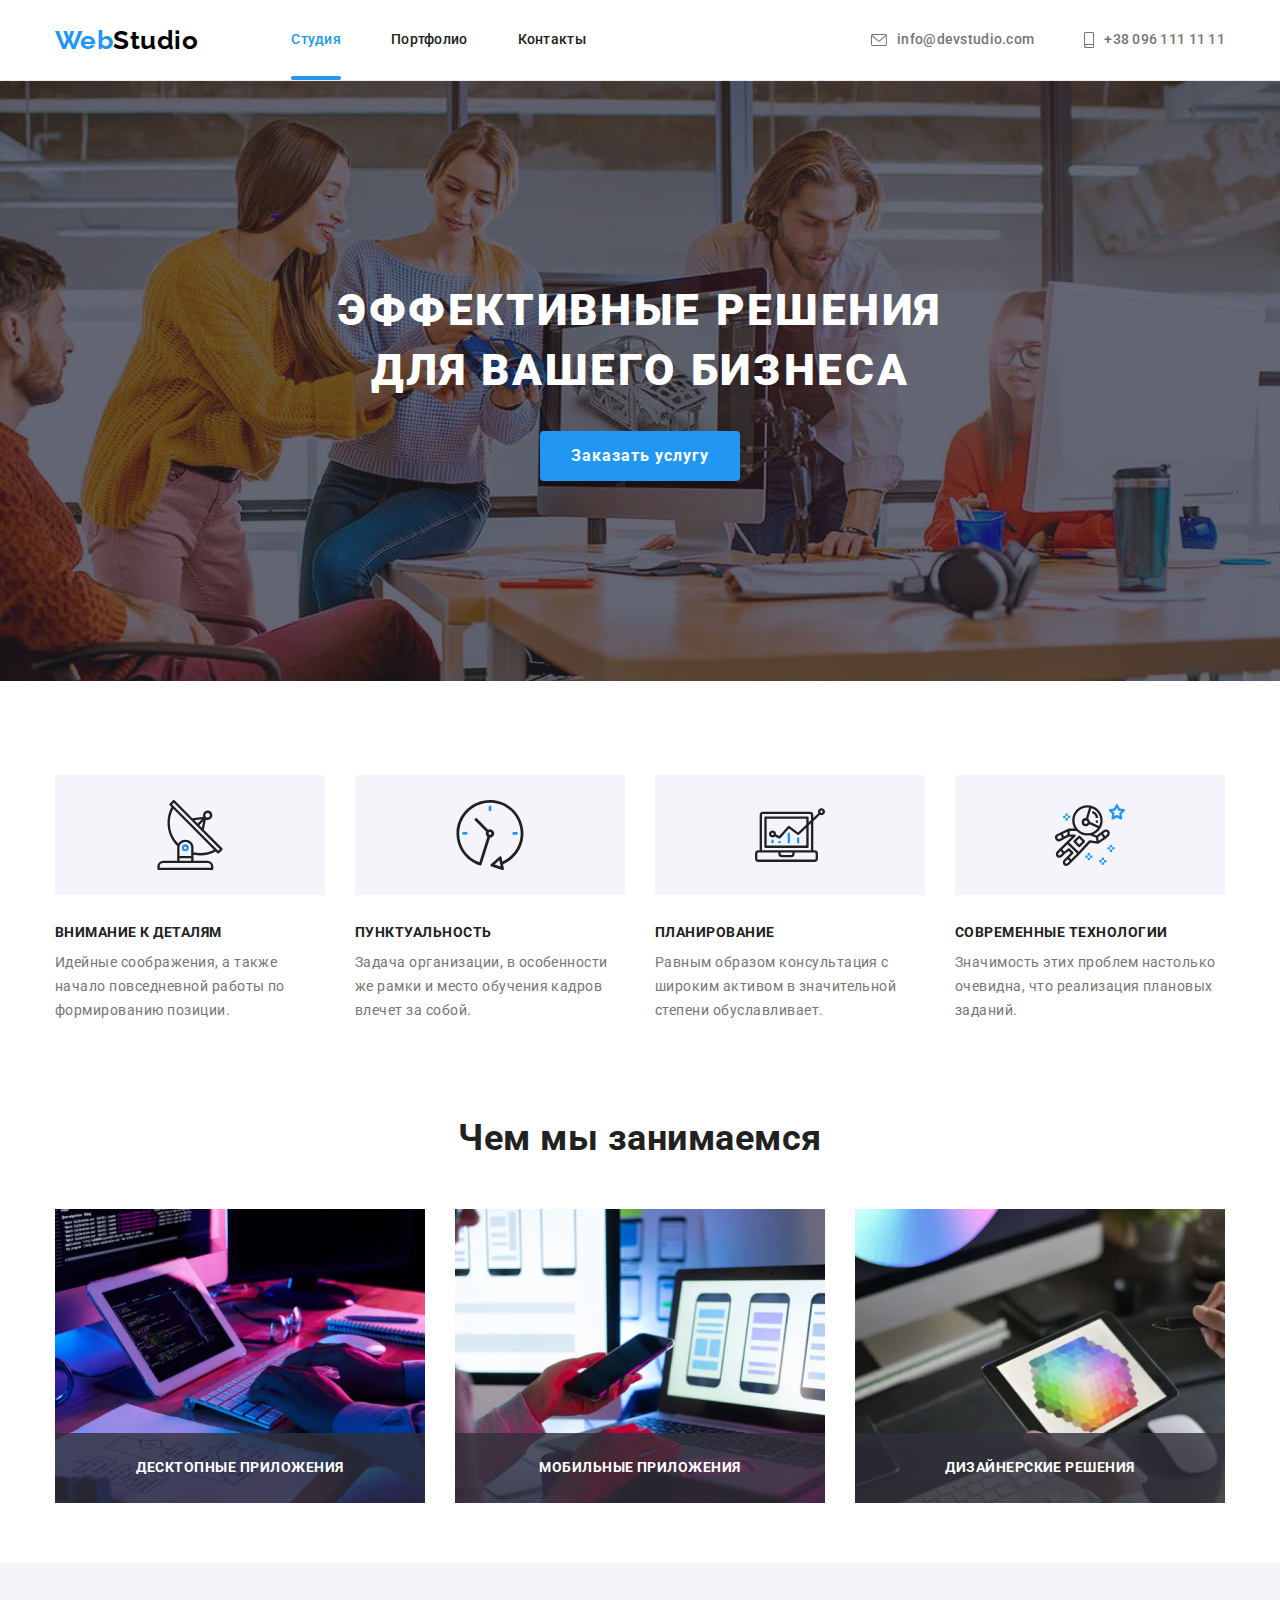
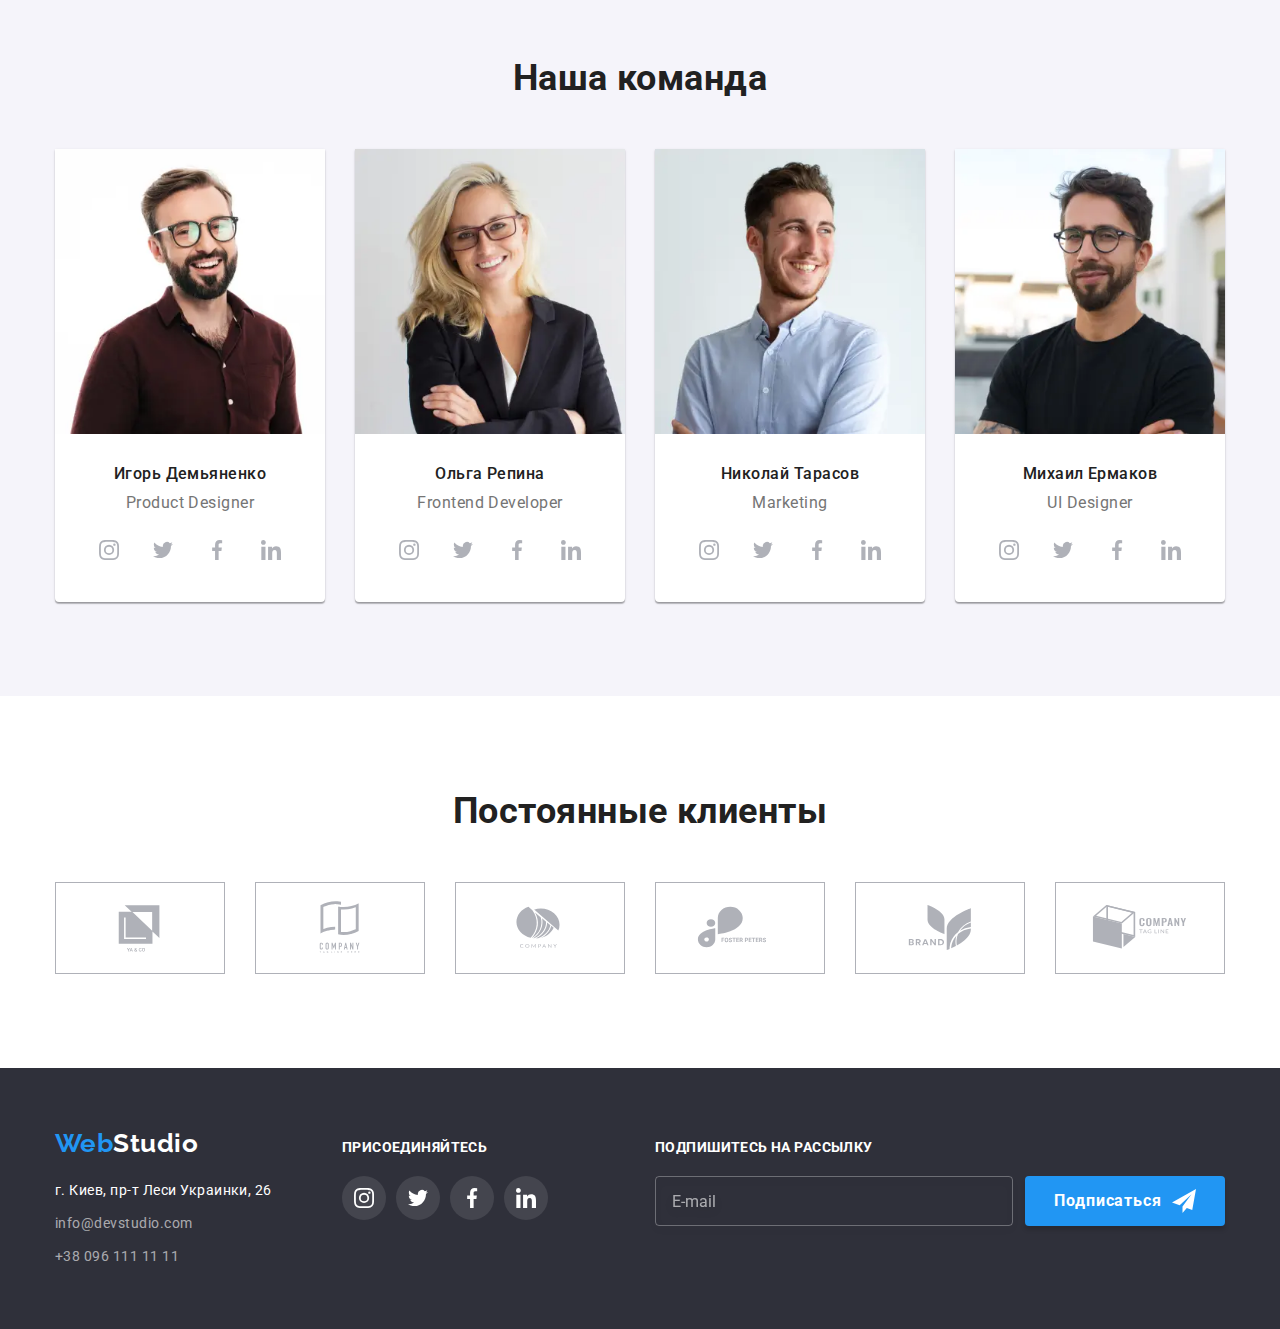
<file: index.html>
<!DOCTYPE html>
<html lang="ru">
<head>
    <meta charset="UTF-8">
    <meta http-equiv="X-UA-Compatible" content="IE=edge">
    <meta name="viewport" content="width=device-width, initial-scale=1.0">
    <link rel="preconnect" href="https://fonts.googleapis.com">
    <link rel="preconnect" href="https://fonts.gstatic.com" crossorigin>
    <link href="https://fonts.googleapis.com/css2?family=Raleway:wght@700&family=Roboto:wght@400;500;700;900&display=swap"
        rel="stylesheet">
    <link rel="stylesheet" href="https://cdnjs.cloudflare.com/ajax/libs/modern-normalize/1.1.0/modern-normalize.min.css">
    <link rel="stylesheet" href="./css/main.min.css">
    <title>Студия</title>
</head>
<body>
    <!-- Header -->
    <header class="header">
        <div class="container container--centered">
            <!-- navigation -->
            <nav class="site-nav">
                <!-- logo -->
                <a href="./index.html" lang="en" class="logo-link">Web<span class="logo-link__text">Studio</span></a>
                <button type="button" class="menu-button" aria-expanded="false" aria-controls="menu-container" data-menu-button>
                    <svg class="menu-button__icon" width="40" height="40" aria-label="Переключатель мобильного меню">
                        <use class="menu-button__icon-cross" href="./images/icons.svg#icon-close-menu-button"></use>
                        <use class="menu-button__icon-menu" href="./images/icons.svg#icon-menu"></use>
                    </svg>
                </button>
                <!-- navigation list -->
                <ul class="site-nav-list">
                    <li class="site-nav-list__item site-nav-list__item--current"><a href="./index.html"
                            class="site-nav-list__link">Студия</a></li>
                    <li class="site-nav-list__item"><a href="./portfolio.html" class="site-nav-list__link">Портфолио</a></li>
                    <li class="site-nav-list__item"><a href="#contacts" class="site-nav-list__link">Контакты</a></li>
                </ul>
            </nav>
            <!-- contacts list -->
            <ul class="contacts-list">
                <li class="contacts-list__item">
                    <a href="mailto:info@devstudio.com" class="contacts-list__link">
                        <svg class="contacts-list__icon" width="16" height="12">
                            <use href="./images/icons.svg#icon-envelope"></use>
                        </svg>
                        info@devstudio.com
                    </a>
                </li>
                <li class="contacts-list__item">
                    <a href="tel:+380961111111" class="contacts-list__link">
                        <svg class="contacts-list__icon" width="10" height="16">
                            <use href="./images/icons.svg#icon-smartphone"></use>
                        </svg>
                        +38 096 111 11 11
                    </a>
                </li>
            </ul>
        </div>

        <!-- Mobile menu -->
        <div class="menu-container" id="menu-container" data-menu>
            <!-- navigation list -->
            <ul class="site-nav-list">
                <li class="site-nav-list__item site-nav-list__item--current"><a href="./index.html" class="site-nav-list__link">Студия</a></li>
                <li class="site-nav-list__item"><a href="./portfolio.html" class="site-nav-list__link">Портфолио</a></li>
                <li class="site-nav-list__item"><a href="#contacts" class="site-nav-list__link">Контакты</a></li>
            </ul>
            <!-- contacts list -->
            <ul class="contacts-list">
                <li class="contacts-list__item contacts-list__item--active">
                    <a href="tel:+380961111111" class="contacts-list__link">
                        <svg class="contacts-list__icon" width="10" height="16">
                            <use href="./images/icons.svg#icon-smartphone"></use>
                        </svg>
                        +38 096 111 11 11
                    </a>
                </li>
                <li class="contacts-list__item">
                    <a href="mailto:info@devstudio.com" class="contacts-list__link">
                        <svg class="contacts-list__icon" width="16" height="12">
                            <use href="./images/icons.svg#icon-envelope"></use>
                        </svg>
                        info@devstudio.com
                    </a>
                </li>
            </ul>
            <!-- social links list -->
            <ul class="menu-social-links">
                <li class="menu-social-links__item">
                    <a href="https://www.instagram.com" target="_blank" rel="noreferrer noopener nofollow"
                        class="menu-social-links__link" lang="en">Instagram</a>
                </li>
                <li class="menu-social-links__item">
                    <a href="https://www.instagram.com" target="_blank" rel="noreferrer noopener nofollow"
                        class="menu-social-links__link" lang="en">Twitter</a>
                </li>
                <li class="menu-social-links__item">
                    <a href="https://www.instagram.com" target="_blank" rel="noreferrer noopener nofollow"
                        class="menu-social-links__link" lang="en">Facebook</a>
                </li>
                <li class="menu-social-links__item">
                    <a href="https://www.instagram.com" target="_blank" rel="noreferrer noopener nofollow"
                        class="menu-social-links__link" lang="en">LinkedIn</a>
                </li>
            </ul>
        </div>
    </header>

    <!-- Content -->
    <main>
        <!-- hero -->
        <section class="hero">
            <h1 class="hero__title">Эффективные решения для вашего бизнеса</h1>
            <button type="button" class="button" data-modal-open>Заказать услугу</button>
        </section>
        <!-- Peculiarities  -->
        <section class="section">
            <div class="container">
                <h2 class="section__title section__title--visually-hidden">Особенности</h2>
                <ul class="peculiarities-list">
                    <li class="peculiarities-list__item">
                        <div class="peculiarities-list__icon">
                            <svg width="70" height="70">
                                <use href="./images/icons.svg#icon-antenna"></use>
                            </svg>
                        </div>
                        <h3 class="peculiarities-list__title">Внимание к деталям</h3>
                        <p class="peculiarities-list__text">Идейные соображения, а также начало повседневной работы по формированию позиции.
                        </p>
                    </li>
                    <li class="peculiarities-list__item">
                        <div class="peculiarities-list__icon">
                            <svg width="70" height="70">
                                <use href="./images/icons.svg#icon-clock"></use>
                            </svg>
                        </div>
                        <h3 class="peculiarities-list__title">Пунктуальность</h3>
                        <p class="peculiarities-list__text">Задача организации, в особенности же рамки и место обучения кадров влечет за
                            собой.</p>
                    </li>
                    <li class="peculiarities-list__item">
                        <div class="peculiarities-list__icon">
                            <svg width="70" height="70">
                                <use href="./images/icons.svg#icon-diagram"></use>
                            </svg>
                        </div>
                        <h3 class="peculiarities-list__title">Планирование</h3>
                        <p class="peculiarities-list__text">Равным образом консультация с широким активом в значительной степени
                            обуславливает.</p>
                    </li>
                    <li class="peculiarities-list__item">
                        <div class="peculiarities-list__icon">
                            <svg width="70" height="70">
                                <use href="./images/icons.svg#icon-astronaut"></use>
                            </svg>
                        </div>
                        <h3 class="peculiarities-list__title">Современные технологии</h3>
                        <p class="peculiarities-list__text">Значимость этих проблем настолько очевидна, что реализация плановых заданий.</p>
                    </li>
                </ul>
            </div>
        </section>
        <!-- What are we doing -->
        <section class="section--padding-top-removed section--hidden">
            <div class="container">
                <h2 class="section__title">Чем мы занимаемся</h2>
                <ul class="doings-list">
                    <li class="doings-list__item">
                        <picture>
                            <source
                                srcset=
                                    "./images/box1-370.webp 370w,
                                    ./images/box1-370@2x.webp 740w,
                                    ./images/box1-370@3x.webp 1110w"
                                type="image/webp"
                                sizes="(min-width: 1200px) 30vw, 100vw">
                            <img
                                srcset=
                                    "./images/box1-370.jpg 370w,
                                    ./images/box1-370@2x.jpg 740w,
                                    ./images/@3x.jpg 1110w"
                                src="./images/box1-370.jpg"
                                alt="Написание кода на компьютере"
                                class="doings-list__image"
                                sizes="(min-width: 1200px) 30vw, 100vw">
                        </picture>
                        <p class="doings-list__description">Десктопные приложения</p>
                    </li>
                    <li class="doings-list__item">
                        <picture>
                            <source
                                srcset=
                                    "./images/box2-370.webp 370w,
                                    ./images/box2-370@2x.webp 740w,
                                    ./images/box2-370@3x.webp 1110w"
                                type="image/webp"
                                sizes="(min-width: 1200px) 30vw, 100vw">
                            <img
                                srcset=
                                    "./images/box2-370.jpg 370w,
                                    ./images/box2-370@2x.jpg 740w,
                                    ./images/box2-370@3x.jpg 1110w"
                                src="./images/box2-370.jpg"
                                alt="Макеты сайтов для телефона"
                                class="doings-list__image"
                                sizes="(min-width: 1200px) 30vw, 100vw">
                        </picture>
                        <p class="doings-list__description">Мобильные приложения</p>
                    </li>
                    <li class="doings-list__item">
                        <picture>
                            <source
                                srcset=
                                    "./images/box3-370.webp 370w,
                                    ./images/box3-370@2x.webp 740w,
                                    ./images/box3-370@3x.webp 1110w"
                                type="image/webp"
                                sizes="(min-width: 1200px) 30vw, 100vw">
                            <img
                                srcset=
                                    "./images/box3-370.jpg 370w,
                                    ./images/box3-370@2x.jpg 740w,
                                    ./images/box3-370@3x.jpg 1110w"
                                src="./images/box3-370.jpg"
                                alt="Палитра цветов"
                                class="doings-list__image"
                                sizes="(min-width: 1200px) 30vw, 100vw">
                        </picture>
                        <p class="doings-list__description">Дизайнерские решения</p>
                    </li>
                </ul>
            </div>
        </section>
        <!-- Our team -->
        <section class="section section--accent">
            <div class="container">
                <h2 class="section__title">Наша команда</h2>
                <ul class="our-team-list">
                    <li class="our-team-list__item">
                        <picture>
                            <source 
                                srcset=
                                    "./images/igor-450.webp 450w,
                                    ./images/igor-450@2x.webp 900w,
                                    ./images/igor-450@3x.webp 1350w,
                                    ./images/igor-354.webp 354w,
                                    ./images/igor-354@2x.webp 708w,
                                    ./images/igor-354@3x.webp 1062w,
                                    ./images/igor-270.webp 270w,
                                    ./images/igor-270@2x.webp 540w,
                                    ./images/igor-270@3x.webp 810w"
                                type="image/webp"
                                sizes="(min-width: 1200px) 22vw, (min-width: 768px) 46vw, (min-width: 480px) 93vw, 100vw">
                            <img
                                srcset="
                                    ./images/igor-450.jpg 450w,
                                    ./images/igor-450@2x.jpg 900w,
                                    ./images/igor-450@3x.jpg 1350w,
                                    ./images/igor-354.jpg 354w,
                                    ./images/igor-354@2x.jpg 708w,
                                    ./images/igor-354@3x.jpg 1062w,
                                    ./images/igor-270.jpg 270w,
                                    ./images/igor-270@2x.jpg 540w,
                                    ./images/igor-270@3x.jpg 810w"
                                src="./images/igor-450.jpg"
                                alt="Игорь Демьяненко"
                                class="our-team-list__image"
                                sizes="(min-width: 1200px) 22vw, (min-width: 768px) 46vw, (min-width: 480px) 93vw, 100vw">
                        </picture>
                        <div class="our-team-list__card">
                            <h3 class="our-team-list__title">Игорь Демьяненко</h3>
                            <p lang="en" class="our-team-list__text">Product Designer</p>
                            <ul class="social-links">
                                <li class="social-links__item">
                                    <a href="https://www.instagram.com" target="_blank" rel="noreferrer noopener nofollow" 
                                        aria-label="Инстаграм"
                                        class="social-links__link">
                                        <svg class="social-links__icon" width="20" height="20">
                                            <use href="./images/icons.svg#icon-instagram"></use>
                                        </svg>
                                        <span class="social-links__descr social-linls__descr--visually-hidden">Инстаграм</span>
                                    </a>
                                </li>
                                <li class="social-links__item">
                                    <a href="https://twitter.com" target="_blank" rel="noreferrer noopener nofollow"
                                        aria-label="Твиттер"
                                        class="social-links__link">
                                        <svg class="social-links__icon" width="20" height="20">
                                            <use href="./images/icons.svg#icon-twitter"></use>
                                        </svg>
                                        <span class="social-links__descr social-linls__descr--visually-hidden">Твиттер</span>
                                    </a>
                                </li>
                                <li class="social-links__item">
                                    <a href="https://uk-ua.facebook.com" target="_blank" rel="noreferrer noopener nofollow"
                                        aria-label="Фейсбук"
                                        class="social-links__link">
                                        <svg class="social-links__icon" width="20" height="20">
                                            <use href="./images/icons.svg#icon-facebook"></use>
                                        </svg>
                                        <span class="social-links__descr social-linls__descr--visually-hidden">Фейсбук</span>
                                    </a>
                                </li>
                                <li class="social-links__item">
                                    <a href="https://ua.linkedin.com/" target="_blank" rel="noreferrer noopener nofollow"
                                        aria-label="Линкедин"
                                        class="social-links__link">
                                        <svg class="social-links__icon" width="20" height="20">
                                            <use href="./images/icons.svg#icon-linkedin"></use>
                                        </svg>
                                        <span class="social-links__descr social-linls__descr--visually-hidden">Линкедин</span>
                                    </a>
                                </li>
                            </ul>
                        </div>
                    </li>
                    <li class="our-team-list__item">
                        <picture>
                            <source
                                srcset=
                                    "./images/olha-450.webp 450w,
                                    ./images/olha-450@2x.webp 900w,
                                    ./images/olha-450@3x.webp 1350w,
                                    ./images/olha-354.webp 354w,
                                    ./images/olha-354@2x.webp 708w,
                                    ./images/olha-354@3x.webp 1062w,
                                    ./images/olha-270.webp 270w,
                                    ./images/olha-270@2x.webp 540w,
                                    ./images/olha-270@3x.webp 810w"
                                type="image/webp"
                                sizes="(min-width: 1200px) 22vw, (min-width: 768px) 46vw, (min-width: 480px) 93vw, 100vw">
                            <img
                                srcset=
                                    "./images/olha-450.jpg 450w,
                                    ./images/olha-450@2x.jpg 900w,
                                    ./images/olha-450@3x.jpg 1350w,
                                    ./images/olha-354.jpg 354w,
                                    ./images/olha-354@2x.jpg 708w,
                                    ./images/olha-354@3x.jpg 1062w,
                                    ./images/olha-270.jpg 270w,
                                    ./images/olha-270@2x.jpg 540w,
                                    ./images/olha-270@3x.jpg 810w"
                                src="./images/olha-450.jpg"
                                alt="Ольга Репина"
                                class="our-team-list__image"
                                sizes="(min-width: 1200px) 22vw, (min-width: 768px) 46vw, (min-width: 480px) 93vw, 100vw">
                        </picture>
                        <div class="our-team-list__card">
                            <h3 class="our-team-list__title">Ольга Репина</h3>
                            <p lang="en" class="our-team-list__text">Frontend Developer</p>
                            <ul class="social-links">
                                <li class="social-links__item">
                                    <a href="https://www.instagram.com" target="_blank" rel="noreferrer noopener nofollow" aria-label="Инстаграм"
                                        class="social-links__link">
                                        <svg class="social-links__icon" width="20" height="20">
                                            <use href="./images/icons.svg#icon-instagram"></use>
                                        </svg>
                                        <span class="social-links__descr social-linls__descr--visually-hidden">Инстаграм</span>
                                    </a>
                                </li>
                                <li class="social-links__item">
                                    <a href="https://twitter.com" target="_blank" rel="noreferrer noopener nofollow" aria-label="Твиттер"
                                        class="social-links__link">
                                        <svg class="social-links__icon" width="20" height="20">
                                            <use href="./images/icons.svg#icon-twitter"></use>
                                        </svg>
                                        <span class="social-links__descr social-linls__descr--visually-hidden">Твиттер</span>
                                    </a>
                                </li>
                                <li class="social-links__item">
                                    <a href="https://uk-ua.facebook.com" target="_blank" rel="noreferrer noopener nofollow" aria-label="Фейсбук"
                                        class="social-links__link">
                                        <svg class="social-links__icon" width="20" height="20">
                                            <use href="./images/icons.svg#icon-facebook"></use>
                                        </svg>
                                        <span class="social-links__descr social-linls__descr--visually-hidden">Фейсбук</span>
                                    </a>
                                </li>
                                <li class="social-links__item">
                                    <a href="https://ua.linkedin.com/" target="_blank" rel="noreferrer noopener nofollow" aria-label="Линкедин"
                                        class="social-links__link">
                                        <svg class="social-links__icon" width="20" height="20">
                                            <use href="./images/icons.svg#icon-linkedin"></use>
                                        </svg>
                                        <span class="social-links__descr social-linls__descr--visually-hidden">Линкедин</span>
                                    </a>
                                </li>
                            </ul>
                        </div>
                    </li>
                    <li class="our-team-list__item">
                        <picture>
                            <source
                                srcset=
                                    "./images/nikolai-450.webp 450w,
                                    ./images/nikolai-450@2x.webp 900w,
                                    ./images/nikolai-450@3x.webp 1350w,
                                    ./images/nikolai-354.webp 354w,
                                    ./images/nikolai-354@2x.webp 708w,
                                    ./images/nikolai-354@3x.webp 1062w,
                                    ./images/nikolai-270.webp 270w,
                                    ./images/nikolai-270@2x.webp 540w,
                                    ./images/nikolai-270@3x.webp 810w"
                                type="image/webp"
                                sizes="(min-width: 1200px) 22vw, (min-width: 768px) 46vw, (min-width: 480px) 93vw, 100vw">
                            <img
                                srcset=
                                    "./images/nikolai-450.jpg 450w,
                                    ./images/nikolai-450@2x.jpg 900w,
                                    ./images/nikolai-450@3x.jpg 1350w,
                                    ./images/nikolai-354.jpg 354w,
                                    ./images/nikolai-354@2x.jpg 708w,
                                    ./images/nikolai-354@3x.jpg 1062w,
                                    ./images/nikolai-270.jpg 270w,
                                    ./images/nikolai-270@2x.jpg 540w,
                                    ./images/nikolai-270@3x.jpg 810w"
                                src="./images/nikolai-450.jpg"
                                alt="Николай Тарасов"
                                class="our-team-list__image"
                                sizes="(min-width: 1200px) 22vw, (min-width: 768px) 46vw, (min-width: 480px) 93vw, 100vw">
                        </picture>
                        <div class="our-team-list__card">
                            <h3 class="our-team-list__title">Николай Тарасов</h3>
                            <p lang="en" class="our-team-list__text">Marketing</p>
                            <ul class="social-links">
                                <li class="social-links__item">
                                    <a href="https://www.instagram.com" target="_blank" rel="noreferrer noopener nofollow" aria-label="Инстаграм"
                                        class="social-links__link">
                                        <svg class="social-links__icon" width="20" height="20">
                                            <use href="./images/icons.svg#icon-instagram"></use>
                                        </svg>
                                        <span class="social-links__descr social-linls__descr--visually-hidden">Инстаграм</span>
                                    </a>
                                </li>
                                <li class="social-links__item">
                                    <a href="https://twitter.com" target="_blank" rel="noreferrer noopener nofollow" aria-label="Твиттер"
                                        class="social-links__link">
                                        <svg class="social-links__icon" width="20" height="20">
                                            <use href="./images/icons.svg#icon-twitter"></use>
                                        </svg>
                                        <span class="social-links__descr social-linls__descr--visually-hidden">Твиттер</span>
                                    </a>
                                </li>
                                <li class="social-links__item">
                                    <a href="https://uk-ua.facebook.com" target="_blank" rel="noreferrer noopener nofollow" aria-label="Фейсбук"
                                        class="social-links__link">
                                        <svg class="social-links__icon" width="20" height="20">
                                            <use href="./images/icons.svg#icon-facebook"></use>
                                        </svg>
                                        <span class="social-links__descr social-linls__descr--visually-hidden">Фейсбук</span>
                                    </a>
                                </li>
                                <li class="social-links__item">
                                    <a href="https://ua.linkedin.com/" target="_blank" rel="noreferrer noopener nofollow" aria-label="Линкедин"
                                        class="social-links__link">
                                        <svg class="social-links__icon" width="20" height="20">
                                            <use href="./images/icons.svg#icon-linkedin"></use>
                                        </svg>
                                        <span class="social-links__descr social-linls__descr--visually-hidden">Линкедин</span>
                                    </a>
                                </li>
                            </ul>
                        </div>
                    </li>
                    <li class="our-team-list__item">
                        <picture>
                            <source
                                srcset=
                                    "./images/michael-450.webp 450w,
                                    ./images/michael-450@2x.webp 900w,
                                    ./images/michael-450@3x.webp 1350w,
                                    ./images/michael-354.webp 354w,
                                    ./images/michael-354@2x.webp 708w,
                                    ./images/michael-354@3x.webp 1062w,
                                    ./images/michael-270.webp 270w,
                                    ./images/michael-270@2x.webp 540w,
                                    ./images/michael-270@3x.webp 810w"
                                type="image/webp"
                                sizes="(min-width: 1200px) 22vw, (min-width: 768px) 46vw, (min-width: 480px) 93vw, 100vw">
                            <img
                                srcset=
                                    "./images/michael-450.jpg 450w,
                                    ./images/michael-450@2x.jpg 900w,
                                    ./images/michael-450@3x.jpg 1350w,
                                    ./images/michael-354.jpg 354w,
                                    ./images/michael-354@2x.jpg 708w,
                                    ./images/michael-354@3x.jpg 1062w,
                                    ./images/michael-270.jpg 270w,
                                    ./images/michael-270@2x.jpg 540w,
                                    ./images/michael-270@3x.jpg 810w"
                                src="./images/michael-450.jpg"
                                alt="Михаил Ермаков"
                                class="our-team-list__image"
                                sizes="(min-width: 1200px) 22vw, (min-width: 768px) 46vw, (min-width: 480px) 93vw, 100vw">
                        </picture>
                        <div class="our-team-list__card">
                            <h3 class="our-team-list__title">Михаил Ермаков</h3>
                            <p lang="en" class="our-team-list__text">UI Designer</p>
                            <ul class="social-links">
                                <li class="social-links__item">
                                    <a href="https://www.instagram.com" target="_blank" rel="noreferrer noopener nofollow" aria-label="Инстаграм"
                                        class="social-links__link">
                                        <svg class="social-links__icon" width="20" height="20">
                                            <use href="./images/icons.svg#icon-instagram"></use>
                                        </svg>
                                        <span class="social-links__descr social-linls__descr--visually-hidden">Инстаграм</span>
                                    </a>
                                </li>
                                <li class="social-links__item">
                                    <a href="https://twitter.com" target="_blank" rel="noreferrer noopener nofollow" aria-label="Твиттер"
                                        class="social-links__link">
                                        <svg class="social-links__icon" width="20" height="20">
                                            <use href="./images/icons.svg#icon-twitter"></use>
                                        </svg>
                                        <span class="social-links__descr social-linls__descr--visually-hidden">Твиттер</span>
                                    </a>
                                </li>
                                <li class="social-links__item">
                                    <a href="https://uk-ua.facebook.com" target="_blank" rel="noreferrer noopener nofollow" aria-label="Фейсбук"
                                        class="social-links__link">
                                        <svg class="social-links__icon" width="20" height="20">
                                            <use href="./images/icons.svg#icon-facebook"></use>
                                        </svg>
                                        <span class="social-links__descr social-linls__descr--visually-hidden">Фейсбук</span>
                                    </a>
                                </li>
                                <li class="social-links__item">
                                    <a href="https://ua.linkedin.com/" target="_blank" rel="noreferrer noopener nofollow" aria-label="Линкедин"
                                        class="social-links__link">
                                        <svg class="social-links__icon" width="20" height="20">
                                            <use href="./images/icons.svg#icon-linkedin"></use>
                                        </svg>
                                        <span class="social-links__descr social-linls__descr--visually-hidden">Линкедин</span>
                                    </a>
                                </li>
                            </ul>
                        </div>
                    </li>
                </ul>
            </div>
        </section>
        <!-- Regular costumers -->
        <section class="section">
            <div class="container">
                <h2 class="section__title">Постоянные клиенты</h2>
                <ul class="regular-costumers-list">
                    <li class="regular-costumers-list__item">
                        <a href="" target="_blank" rel="noreferrer noopener nofollow"
                            class="regular-costumers-list__link">
                            <svg class="regular-costumers-list__icon" width="106" height="60">
                                <use href="./images/icons.svg#icon-company1"></use>
                            </svg>
                            <span class="regular-costumers-list__descr regular-costumers-list__descr--visually-hidden" lang="en">YA & CO</span>
                        </a>
                    </li>
                    <li class="regular-costumers-list__item">
                        <a href="" target="_blank" rel="noreferrer noopener nofollow" class="regular-costumers-list__link">
                            <svg class="regular-costumers-list__icon" width="106" height="60">
                                <use href="./images/icons.svg#icon-company2"></use>
                            </svg>
                            <span class="regular-costumers-list__descr regular-costumers-list__descr--visually-hidden" lang="en">Company tagline here</span>
                        </a>
                    </li>
                    <li class="regular-costumers-list__item">
                        <a href="" target="_blank" rel="noreferrer noopener nofollow" class="regular-costumers-list__link">
                            <svg class="regular-costumers-list__icon" width="106" height="60">
                                <use href="./images/icons.svg#icon-company3"></use>
                            </svg>
                            <span class="regular-costumers-list__descr regular-costumers-list__descr--visually-hidden" lang="en">Company</span>
                        </a>
                    </li>
                    <li class="regular-costumers-list__item">
                        <a href="" target="_blank" rel="noreferrer noopener nofollow" class="regular-costumers-list__link">
                            <svg class="regular-costumers-list__icon" width="106" height="60">
                                <use href="./images/icons.svg#icon-company4"></use>
                            </svg>
                            <span class="regular-costumers-list__descr regular-costumers-list__descr--visually-hidden" lang="en">Foster Peters</span>
                        </a>
                    </li>
                    <li class="regular-costumers-list__item">
                        <a href="" target="_blank" rel="noreferrer noopener nofollow" class="regular-costumers-list__link">
                            <svg class="regular-costumers-list__icon" width="106" height="60">
                                <use href="./images/icons.svg#icon-company5"></use>
                            </svg>
                            <span class="regular-costumers-list__descr regular-costumers-list__descr--visually-hidden" lang="en">Brand</span>
                        </a>
                    </li>
                    <li class="regular-costumers-list__item">
                        <a href="" target="_blank" rel="noreferrer noopener nofollow" class="regular-costumers-list__link">
                            <svg class="regular-costumers-list__icon" width="106" height="60">
                                <use href="./images/icons.svg#icon-company6"></use>
                            </svg>
                            <span class="regular-costumers-list__descr regular-costumers-list__descr--visually-hidden" lang="en">Company Tag Line</span>
                        </a>
                    </li>
                </ul>
            </div>
        </section>
    </main>

    <!-- Footer -->
    <footer class="footer">
        <div class="container footer__container">
            <div class="footer__box">
                <div class="address">
                    <!-- logo -->
                    <a href="./index.html" lang="en" class="logo-link logo-link--footer">Web<span
                            class="logo-link__text--footer">Studio</span></a>
                    <!-- contacts -->
                    <address id="contacts" class="address__contacts">
                        <ul class="address__list">
                            <li class="address__item"><a href="https://goo.gl/maps/YFTjMEW9eGdTmHT36" target="_blank"
                                    rel="noreferrer noopener nofollow" class="address__link">г. Киев, пр-т Леси Украинки, 26</a></li>
                            <li class="address__item"><a href="mailto:info@devstudio.com"
                                    class="address__link address__link--transparency">info@devstudio.com</a>
                            </li>
                            <li class="address__item"><a href="tel:+380961111111" class="address__link address__link--transparency">+38
                                    096 111 11 11</a></li>
                        </ul>
                    </address>
                </div>
                <!-- Social links -->
                <div class="join-links">
                    <p class="join-links__text">присоединяйтесь</p>
                    <ul class="social-links">
                        <li class="social-links__item">
                            <a href="https://www.instagram.com" target="_blank" rel="noreferrer noopener nofollow"
                                aria-label="Инстаграм" class="social-links__link social-links__link--footer">
                                <svg class="social-links__icon" width="20" height="20">
                                    <use href="./images/icons.svg#icon-instagram"></use>
                                </svg>
                                <span class="social-links__descr social-linls__descr--visually-hidden">Инстаграм</span>
                            </a>
                        </li>
                        <li class="social-links__item">
                            <a href="https://twitter.com" target="_blank" rel="noreferrer noopener nofollow" aria-label="Твиттер"
                                class="social-links__link social-links__link--footer">
                                <svg class="social-links__icon" width="20" height="20">
                                    <use href="./images/icons.svg#icon-twitter"></use>
                                </svg>
                                <span class="social-links__descr social-linls__descr--visually-hidden">Твиттер</span>
                            </a>
                        </li>
                        <li class="social-links__item">
                            <a href="https://uk-ua.facebook.com" target="_blank" rel="noreferrer noopener nofollow" aria-label="Фейсбук"
                                class="social-links__link social-links__link--footer">
                                <svg class="social-links__icon" width="20" height="20">
                                    <use href="./images/icons.svg#icon-facebook"></use>
                                </svg>
                                <span class="social-links__descr social-linls__descr--visually-hidden">Фейсбук</span>
                            </a>
                        </li>
                        <li class="social-links__item">
                            <a href="https://ua.linkedin.com/" target="_blank" rel="noreferrer noopener nofollow" aria-label="Линкедин"
                                class="social-links__link social-links__link--footer">
                                <svg class="social-links__icon" width="20" height="20">
                                    <use href="./images/icons.svg#icon-linkedin"></use>
                                </svg>
                                <span class="social-links__descr social-linls__descr--visually-hidden">Линкедин</span>
                            </a>
                        </li>
                    </ul>
                </div>
            </div>
            <!-- Mailing list -->
            <form class="mailing-form">
                <label for="email" class="mailing-form__label">Подпишитесь на рассылку</label>
                <div class="mailing-form__send-block">
                    <input type="email" name="email" id="email" placeholder="E-mail" class="mailing-form__input">
                    <button type="submit" class="button button--centered">
                        Подписаться
                        <svg class="button__icon" width="24" height="24">
                            <use href="./images/icons.svg#icon-send"></use>
                        </svg>
                    </button>
                </div>
            </form>
        </div>
    </footer>

    <!-- Modal window -->
    <div class="backdrop backdrop--is-hidden" data-modal>
        <div class="modal">
            <button class="modal-close-button" data-modal-close>
                <svg class="modal-close-button__icon" width="18" height="18">
                    <use href="./images/icons.svg#icon-close-button"></use>
                </svg>
            </button>
            
            <form class="user-form">
                <p class="user-form__title">
                    Оставьте свои данные, мы вам перезвоним
                </p>

                <div class="user-form__field">
                    <label for="user-name" class="user-form__label">Имя</label>
                    <div class="user-form__input-box">
                        <input type="text" name="user-name" id="user-name" autocomplete="name" class="user-form__input">
                        <svg class="user-form__icon" width="18" height="18">
                            <use href="./images/icons.svg#icon-person"></use>
                        </svg>
                    </div>
                </div>

                <div class="user-form__field">
                    <label for="user-tel" class="user-form__label">Телефон</label>
                    <div class="user-form__input-box">
                        <input type="tel" name="user-tel" id="user-tel" autocomplete="tel" class="user-form__input">
                        <svg class="user-form__icon" width="18" height="18">
                            <use href="./images/icons.svg#icon-phone"></use>
                        </svg>
                    </div>
                </div>

                <div class="user-form__field">
                    <label for="user-email" class="user-form__label">Почта</label>
                    <div class="user-form__input-box">
                        <input type="email" name="user-email" id="user-email" autocomplete="email" class="user-form__input">
                        <svg class="user-form__icon" width="18" height="18">
                            <use href="./images/icons.svg#icon-email"></use>
                        </svg>
                    </div>
                </div>

                <div class="user-form__field user-form__field--comment">
                    <label for="user-comment" class="user-form__label">Комментарий</label>
                    <textarea name="comment" id="user-comment" rows="7" placeholder="Введите текст" class="user-form__comment"></textarea>
                </div>
                

                <label class="user-form-policy">
                    <input type="checkbox" name="policy" class="user-form-policy__checkbox">
                    <span class="user-form-policy__icon-box">
                        <svg class="user-form-policy__icon" width="16" height="15">
                            <use href="./images/icons.svg#icon-check"></use>
                        </svg>
                    </span>
                    <span>
                        Соглашаюсь с рассылкой и принимаю 
                        <a href="" class="user-form-policy__link">Условия договора</a>
                    </span>
                </label>
                
                <button type="submit" class="button button--centered">Отправить</button>
            </form>
        </div>
    </div>

    <script src="./js/modal.js" type="module"></script>
    <script src="./js/mobile-menu.js" type="module"></script>
</body>
</html>
</file>
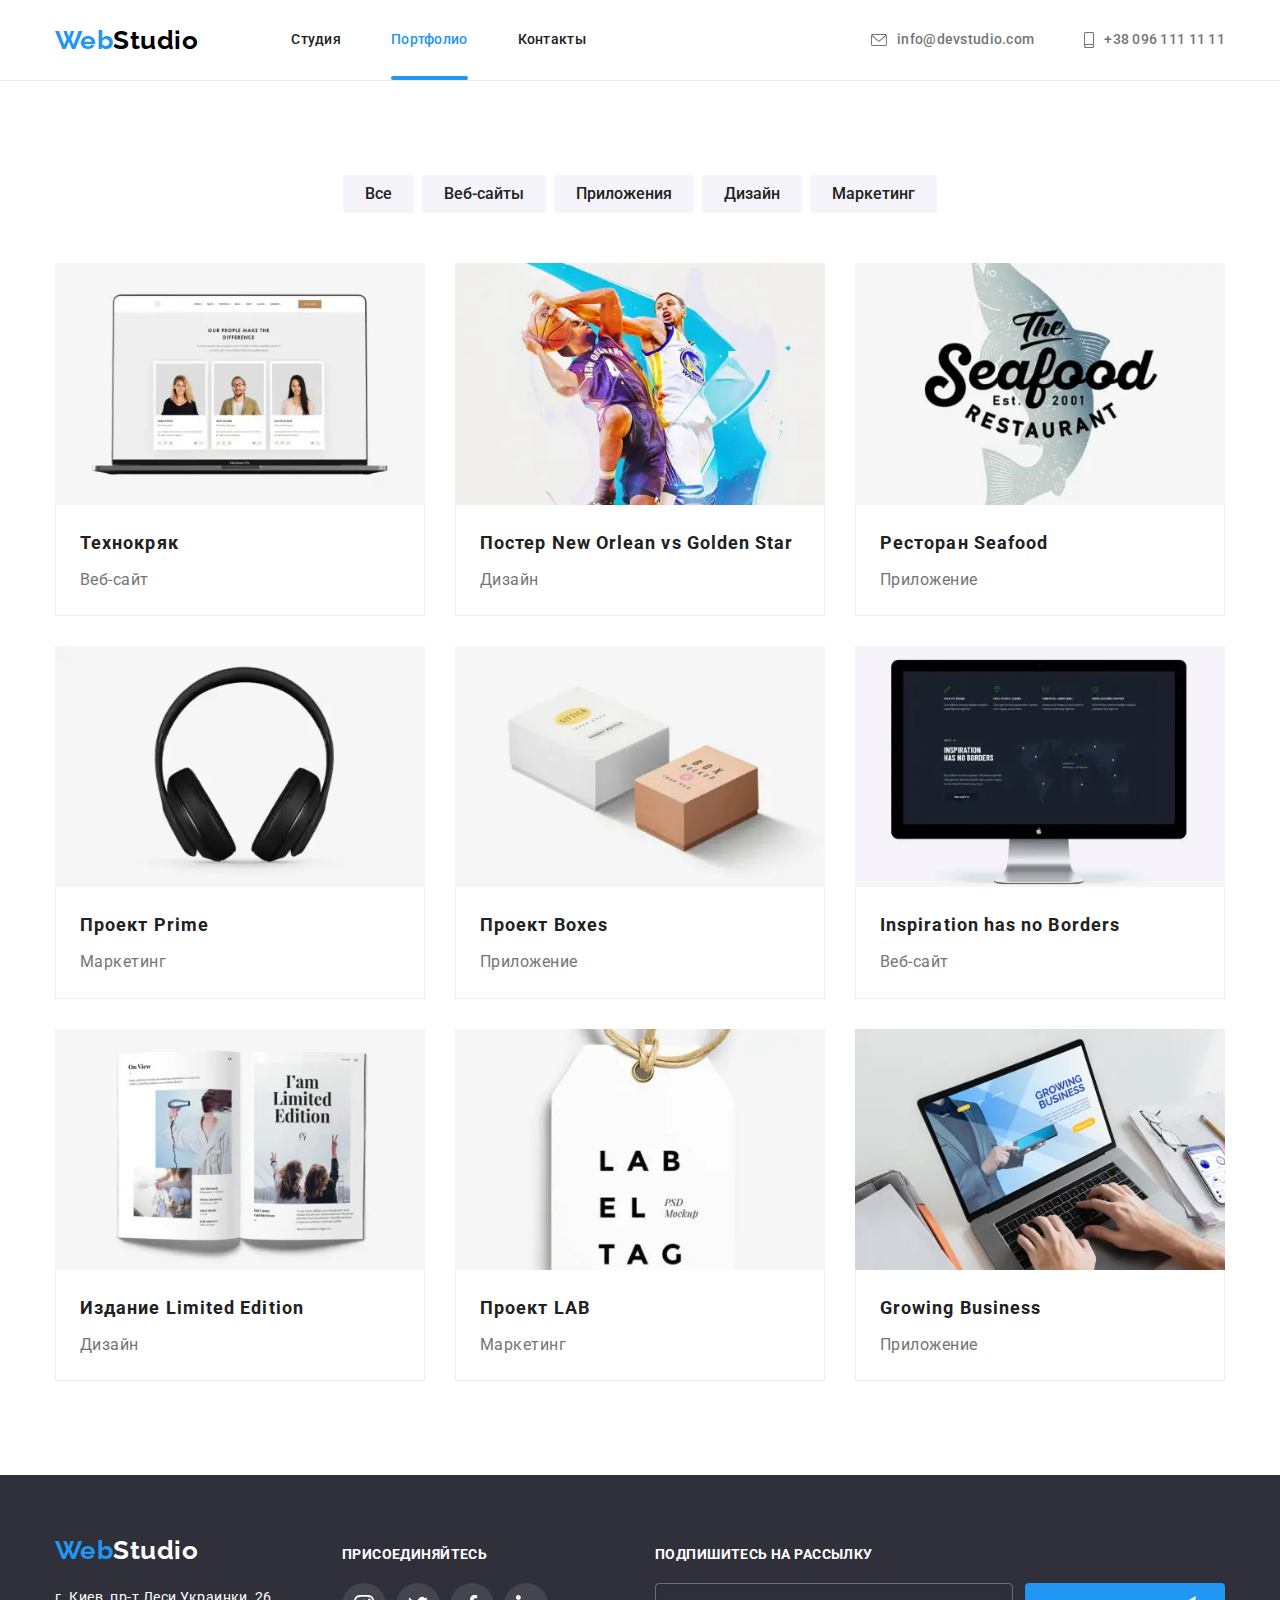
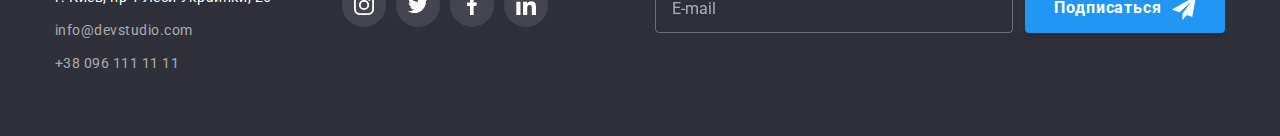
<file: portfolio.html>
<!DOCTYPE html>
<html lang="ru">

<head>
    <meta charset="UTF-8">
    <meta http-equiv="X-UA-Compatible" content="IE=edge">
    <meta name="viewport" content="width=device-width, initial-scale=1.0">
    <link rel="preconnect" href="https://fonts.googleapis.com">
    <link rel="preconnect" href="https://fonts.gstatic.com" crossorigin>
    <link
        href="https://fonts.googleapis.com/css2?family=Raleway:wght@700&family=Roboto:wght@400;500;700;900&display=swap"
        rel="stylesheet">
    <link rel="stylesheet" href="https://cdnjs.cloudflare.com/ajax/libs/modern-normalize/1.1.0/modern-normalize.min.css">
    <link rel="stylesheet" href="./css/main.min.css">
    <title>Портфолио</title>
</head>

<body>
    <!-- Header -->
    <header class="header">
        <div class="container container--centered">
            <!-- navigation -->
            <nav class="site-nav">
                <!-- logo -->
                <a href="./index.html" lang="en" class="logo-link">Web<span class="logo-link__text">Studio</span></a>
                <button type="button" class="menu-button" aria-expanded="false" aria-controls="menu-container"
                    data-menu-button>
                    <svg class="menu-button__icon" width="40" height="40" aria-label="Переключатель мобильного меню">
                        <use class="menu-button__icon-cross" href="./images/icons.svg#icon-close-menu-button"></use>
                        <use class="menu-button__icon-menu" href="./images/icons.svg#icon-menu"></use>
                    </svg>
                </button>
                <!-- navigation list -->
                <ul class="site-nav-list">
                    <li class="site-nav-list__item"><a href="./index.html"
                            class="site-nav-list__link">Студия</a></li>
                    <li class="site-nav-list__item site-nav-list__item--current"><a href="./portfolio.html" class="site-nav-list__link">Портфолио</a>
                    </li>
                    <li class="site-nav-list__item"><a href="#contacts" class="site-nav-list__link">Контакты</a></li>
                </ul>
            </nav>
            <!-- contacts list -->
            <ul class="contacts-list">
                <li class="contacts-list__item">
                    <a href="mailto:info@devstudio.com" class="contacts-list__link">
                        <svg class="contacts-list__icon" width="16" height="12">
                            <use href="./images/icons.svg#icon-envelope"></use>
                        </svg>
                        info@devstudio.com
                    </a>
                </li>
                <li class="contacts-list__item">
                    <a href="tel:+380961111111" class="contacts-list__link">
                        <svg class="contacts-list__icon" width="10" height="16">
                            <use href="./images/icons.svg#icon-smartphone"></use>
                        </svg>
                        +38 096 111 11 11
                    </a>
                </li>
            </ul>
        </div>
    
        <!-- Mobile menu -->
        <div class="menu-container" id="menu-container" data-menu>
            <!-- navigation list -->
            <ul class="site-nav-list">
                <li class="site-nav-list__item site-nav-list__item--current"><a href="./index.html"
                        class="site-nav-list__link">Студия</a></li>
                <li class="site-nav-list__item"><a href="./portfolio.html" class="site-nav-list__link">Портфолио</a></li>
                <li class="site-nav-list__item"><a href="#contacts" class="site-nav-list__link">Контакты</a></li>
            </ul>
            <!-- contacts list -->
            <ul class="contacts-list">
                <li class="contacts-list__item contacts-list__item--active">
                    <a href="tel:+380961111111" class="contacts-list__link">
                        <svg class="contacts-list__icon" width="10" height="16">
                            <use href="./images/icons.svg#icon-smartphone"></use>
                        </svg>
                        +38 096 111 11 11
                    </a>
                </li>
                <li class="contacts-list__item">
                    <a href="mailto:info@devstudio.com" class="contacts-list__link">
                        <svg class="contacts-list__icon" width="16" height="12">
                            <use href="./images/icons.svg#icon-envelope"></use>
                        </svg>
                        info@devstudio.com
                    </a>
                </li>
            </ul>
            <!-- social links list -->
            <ul class="menu-social-links">
                <li class="menu-social-links__item">
                    <a href="https://www.instagram.com" target="_blank" rel="noreferrer noopener nofollow"
                        class="menu-social-links__link" lang="en">Instagram</a>
                </li>
                <li class="menu-social-links__item">
                    <a href="https://www.instagram.com" target="_blank" rel="noreferrer noopener nofollow"
                        class="menu-social-links__link" lang="en">Twitter</a>
                </li>
                <li class="menu-social-links__item">
                    <a href="https://www.instagram.com" target="_blank" rel="noreferrer noopener nofollow"
                        class="menu-social-links__link" lang="en">Facebook</a>
                </li>
                <li class="menu-social-links__item">
                    <a href="https://www.instagram.com" target="_blank" rel="noreferrer noopener nofollow"
                        class="menu-social-links__link" lang="en">LinkedIn</a>
                </li>
            </ul>
        </div>
    </header>

    <!-- Content -->
    <main>
        <section class="section">
            <div class="container">
                <h1 class="section__title section__title--visually-hidden">Портфолио</h1>
                <!-- Portfolio buttons -->
                <ul class="buttons-list">
                    <li class="buttons-list__item"><button type="button" class="buttons-list__button">Все</button></li>
                    <li class="buttons-list__item"><button type="button" class="buttons-list__button">Веб-сайты</button></li>
                    <li class="buttons-list__item"><button type="button" class="buttons-list__button">Приложения</button></li>
                    <li class="buttons-list__item"><button type="button" class="buttons-list__button">Дизайн</button></li>
                    <li class="buttons-list__item"><button type="button" class="buttons-list__button">Маркетинг</button></li>
                </ul>
                <!-- Portfolio set -->
                <ul class="portfolio-set">
                    <li class="portfolio-card">
                        <a href="" class="portfolio-card__link">
                            <div class="portfolio-card__image-box">
                                <picture>
                                    <source
                                        srcset=
                                            "./images/technoquack-450.webp 450w,
                                            ./images/technoquack-450@2x.webp 900w,
                                            ./images/technoquack-450@3x.webp 1350w,
                                            ./images/technoquack-354.webp 354w,
                                            ./images/technoquack-354@2x.webp 708w,
                                            ./images/technoquack-354@3x.webp 1062w,
                                            ./images/technoquack-370.webp 370w,
                                            ./images/technoquack-370@2x.webp 740w,
                                            ./images/technoquack-370@3x.webp 1110w"
                                        type="image/webp"
                                        sizes="(min-width: 1200px) 30.83vw, (min-width: 768px) 46vw, (min-width: 480px) 93vw, 100vw">
                                    <img
                                        srcset=
                                            "./images/technoquack-450.jpg 450w,
                                            ./images/technoquack-450@2x.jpg 900w,
                                            ./images/technoquack-450@3x.jpg 1350w,
                                            ./images/technoquack-354.jpg 354w,
                                            ./images/technoquack-354@2x.jpg 708w,
                                            ./images/technoquack-354@3x.jpg 1062w,
                                            ./images/technoquack-370.jpg 370w,
                                            ./images/technoquack-370@2x.jpg 740w,
                                            ./images/technoquack-370@3x.jpg 1110w"
                                        src="./images/technoquack-370.jpg"
                                        alt="Веб-сайт"
                                        class="portfolio-card__image"
                                        sizes="(min-width: 1200px) 30.83vw, (min-width: 768px) 46vw, (min-width: 480px) 93vw, 100vw">
                                </picture>
                                <p class="portfolio-card__description">
                                    Ресурс предлагает комплексные предложения с разным уровнем функционала и сервисов. Все это позволит посетителю
                                    получить исчерпывающие сведения о компании или частном лице.
                                </p>
                            </div>
                            
                            <div class="portfolio-card__content-box">
                                <h2 class="portfolio-card__title">Технокряк</h2>
                                <p class="portfolio-card__text">Веб-сайт</p>
                            </div>
                        </a>
                    </li>
                    <li class="portfolio-card">
                        <a href="" class="portfolio-card__link">
                            <div class="portfolio-card__image-box">
                                <picture>
                                    <source
                                        srcset=
                                            "./images/basketballplayers-450.webp 450w,
                                            ./images/basketballplayers-450@2x.webp 900w,
                                            ./images/basketballplayers-450@3x.webp 1350w,
                                            ./images/basketballplayers-354.webp 354w,
                                            ./images/basketballplayers-354@2x.webp 708w,
                                            ./images/basketballplayers-354@3x.webp 1062w,
                                            ./images/basketballplayers-370.webp 370w,
                                            ./images/basketballplayers-370@2x.webp 740w,
                                            ./images/basketballplayers-370@3x.webp 1110w"
                                        type="image/webp"
                                        sizes="(min-width: 1200px) 30.83vw, (min-width: 768px) 46vw, (min-width: 480px) 93vw, 100vw">
                                    <img
                                        srcset=
                                            "./images/basketballplayers-450.jpg 450w,
                                            ./images/basketballplayers-450@2x.jpg 900w,
                                            ./images/basketballplayers-450@3x.jpg 1350w,
                                            ./images/basketballplayers-354.jpg 354w,
                                            ./images/basketballplayers-354@2x.jpg 708w,
                                            ./images/basketballplayers-354@3x.jpg 1062w,
                                            ./images/basketballplayers-370.jpg 370w,
                                            ./images/basketballplayers-370@2x.jpg 740w,
                                            ./images/basketballplayers-370@3x.jpg 1110w"
                                        src="./images/basketballplayers-370.jpg"
                                        alt="Два баскетболиста"
                                        class="portfolio-card__image"
                                        sizes="(min-width: 1200px) 30.83vw, (min-width: 768px) 46vw, (min-width: 480px) 93vw, 100vw">
                                </picture>
                                <p class="portfolio-card__description">
                                    Ресурс предлагает комплексные предложения с разным уровнем функционала и сервисов. Все это позволит посетителю
                                    получить исчерпывающие сведения о компании или частном лице.
                                </p>
                            </div>
                            
                            <div class="portfolio-card__content-box">
                                <h2 class="portfolio-card__title">Постер <span lang="en">New Orlean vs Golden Star</span></h2>
                                <p class="portfolio-card__text">Дизайн</p>
                            </div>
                        </a>
                    </li>
                    <li class="portfolio-card">
                        <a href="" class="portfolio-card__link">
                            <div class="portfolio-card__image-box">
                                <picture>
                                    <source
                                        srcset=
                                            "./images/restaurant-450.webp 450w,
                                            ./images/restaurant-450@2x.webp 900w,
                                            ./images/restaurant-450@3x.webp 1350w,
                                            ./images/restaurant-354.webp 354w,
                                            ./images/restaurant-354@2x.webp 708w,
                                            ./images/restaurant-354@3x.webp 1062w,
                                            ./images/restaurant-370.webp 370w,
                                            ./images/restaurant-370@2x.webp 740w,
                                            ./images/restaurant-370@3x.webp 1110w"
                                        type="image/webp"
                                        sizes="(min-width: 1200px) 30.83vw, (min-width: 768px) 46vw, (min-width: 480px) 93vw, 100vw">
                                    <img
                                        srcset=
                                            "./images/restaurant-450.jpg 450w,
                                            ./images/restaurant-450@2x.jpg 900w,
                                            ./images/restaurant-450@3x.jpg 1350w,
                                            ./images/restaurant-354.jpg 354w,
                                            ./images/restaurant-354@2x.jpg 708w,
                                            ./images/restaurant-354@3x.jpg 1062w,
                                            ./images/restaurant-370.jpg 370w,
                                            ./images/restaurant-370@2x.jpg 740w,
                                            ./images/restaurant-370@3x.jpg 1110w"
                                        src="./images/restaurant-370.jpg"
                                        alt="Логотип ресторана"
                                        class="portfolio-card__image"
                                        sizes="(min-width: 1200px) 30.83vw, (min-width: 768px) 46vw, (min-width: 480px) 93vw, 100vw">
                                </picture>
                                <p class="portfolio-card__description">
                                    Ресурс предлагает комплексные предложения с разным уровнем функционала и сервисов. Все это позволит посетителю
                                    получить исчерпывающие сведения о компании или частном лице.
                                </p>
                            </div>
                            
                            <div class="portfolio-card__content-box">
                                <h2 class="portfolio-card__title">Ресторан <span lang="en">Seafood</span></h2>
                                <p class="portfolio-card__text">Приложение</p>
                            </div>
                        </a>
                    </li>
                    <li class="portfolio-card">
                        <a href="" class="portfolio-card__link">
                            <div class="portfolio-card__image-box">
                                <picture>
                                    <source
                                        srcset=
                                            "./images/headphones-450.webp 450w,
                                            ./images/headphones-450@2x.webp 900w,
                                            ./images/headphones-450@3x.webp 1350w,
                                            ./images/headphones-354.webp 354w,
                                            ./images/headphones-354@2x.webp 708w,
                                            ./images/headphones-354@3x.webp 1062w,
                                            ./images/headphones-370.webp 370w,
                                            ./images/headphones-370@2x.webp 740w,
                                            ./images/headphones-370@3x.webp 1110w"
                                        type="image/webp"
                                        sizes="(min-width: 1200px) 30.83vw, (min-width: 768px) 46vw, (min-width: 480px) 93vw, 100vw">
                                    <img
                                        srcset=
                                            "./images/headphones-450.jpg 450w,
                                            ./images/headphones-450@2x.jpg 900w,
                                            ./images/headphones-450@3x.jpg 1350w,
                                            ./images/headphones-354.jpg 354w,
                                            ./images/headphones-354@2x.jpg 708w,
                                            ./images/headphones-354@3x.jpg 1062w,
                                            ./images/headphones-370.jpg 370w,
                                            ./images/headphones-370@2x.jpg 740w,
                                            ./images/headphones-370@3x.jpg 1110w"
                                        src="./images/headphones-370.jpg"
                                        alt="Наушники"
                                        class="portfolio-card__image"
                                        sizes="(min-width: 1200px) 30.83vw, (min-width: 768px) 46vw, (min-width: 480px) 93vw, 100vw">
                                </picture>
                                <p class="portfolio-card__description">
                                    Ресурс предлагает комплексные предложения с разным уровнем функционала и сервисов. Все это позволит посетителю
                                    получить исчерпывающие сведения о компании или частном лице.
                                </p>
                            </div>
                            
                            <div class="portfolio-card__content-box">
                                <h2 class="portfolio-card__title">Проект <span lang="en">Prime</span></h2>
                                <p class="portfolio-card__text">Маркетинг</p>
                            </div>
                        </a>
                    </li>
                    <li class="portfolio-card">
                        <a href="" class="portfolio-card__link">
                            <div class="portfolio-card__image-box">
                                <picture>
                                    <source
                                        srcset=
                                            "./images/boxes-450.webp 450w,
                                            ./images/boxes-450@2x.webp 900w,
                                            ./images/boxes-450@3x.webp 1350w,
                                            ./images/boxes-354.webp 354w,
                                            ./images/boxes-354@2x.webp 708w,
                                            ./images/boxes-354@3x.webp 1062w,
                                            ./images/boxes-370.webp 370w,
                                            ./images/boxes-370@2x.webp 740w,
                                            ./images/boxes-370@3x.webp 1110w"
                                        type="image/webp"
                                        sizes="(min-width: 1200px) 30.83vw, (min-width: 768px) 46vw, (min-width: 480px) 93vw, 100vw">
                                    <img
                                        srcset=
                                            "./images/boxes-450.jpg 450w,
                                            ./images/boxes-450@2x.jpg 900w,
                                            ./images/boxes-450@3x.jpg 1350w,
                                            ./images/boxes-354.jpg 354w,
                                            ./images/boxes-354@2x.jpg 708w,
                                            ./images/boxes-354@3x.jpg 1062w,
                                            ./images/boxes-370.jpg 370w,
                                            ./images/boxes-370@2x.jpg 740w,
                                            ./images/boxes-370@3x.jpg 1110w"
                                        src="./images/boxes-370.jpg"
                                        alt="Две картонных коробки"
                                        class="portfolio-card__image"
                                        sizes="(min-width: 1200px) 30.83vw, (min-width: 768px) 46vw, (min-width: 480px) 93vw, 100vw">
                                </picture>
                                <p class="portfolio-card__description">
                                    Ресурс предлагает комплексные предложения с разным уровнем функционала и сервисов. Все это позволит посетителю
                                    получить исчерпывающие сведения о компании или частном лице.
                                </p>
                            </div>
                            
                            <div class="portfolio-card__content-box">
                                <h2 class="portfolio-card__title">Проект <span lang="en">Boxes</span></h2>
                                <p class="portfolio-card__text">Приложение</p>
                            </div>
                        </a>
                    </li>
                    <li class="portfolio-card">
                        <a href="" class="portfolio-card__link">
                            <div class="portfolio-card__image-box">
                                <picture>
                                    <source
                                        srcset=
                                            "./images/monitor-450.webp 450w,
                                            ./images/monitor-450@2x.webp 900w,
                                            ./images/monitor-450@3x.webp 1350w,
                                            ./images/monitor-354.webp 354w,
                                            ./images/monitor-354@2x.webp 708w,
                                            ./images/monitor-354@3x.webp 1062w,
                                            ./images/monitor-370.webp 370w,
                                            ./images/monitor-370@2x.webp 740w,
                                            ./images/monitor-370@3x.webp 1110w"
                                        type="image/webp"
                                        sizes="(min-width: 1200px) 30.83vw, (min-width: 768px) 46vw, (min-width: 480px) 93vw, 100vw">
                                    <img
                                        srcset=
                                            "./images/monitor-450.jpg 450w,
                                            ./images/monitor-450@2x.jpg 900w,
                                            ./images/monitor-450@3x.jpg 1350w,
                                            ./images/monitor-354.jpg 354w,
                                            ./images/monitor-354@2x.jpg 708w,
                                            ./images/monitor-354@3x.jpg 1062w,
                                            ./images/monitor-370.jpg 370w,
                                            ./images/monitor-370@2x.jpg 740w,
                                            ./images/monitor-370@3x.jpg 1110w"
                                        src="./images/monitor-370.jpg"
                                        alt="Монитор"
                                        class="portfolio-card__image"
                                        sizes="(min-width: 1200px) 30.83vw, (min-width: 768px) 46vw, (min-width: 480px) 93vw, 100vw">
                                </picture>
                                <p class="portfolio-card__description">
                                    Ресурс предлагает комплексные предложения с разным уровнем функционала и сервисов. Все это позволит посетителю
                                    получить исчерпывающие сведения о компании или частном лице.
                                </p>
                            </div>
                            
                            <div class="portfolio-card__content-box">
                                <h2 lang="en" class="portfolio-card__title">Inspiration has no Borders</h2>
                                <p class="portfolio-card__text">Веб-сайт</p>
                            </div>
                        </a>
                    </li>
                    <li class="portfolio-card">
                        <a href="" class="portfolio-card__link">
                            <div class="portfolio-card__image-box">
                                <picture>
                                    <source
                                        srcset=
                                            "./images/magazine-450.webp 450w,
                                            ./images/magazine-450@2x.webp 900w,
                                            ./images/magazine-450@3x.webp 1350w,
                                            ./images/magazine-354.webp 354w,
                                            ./images/magazine-354@2x.webp 708w,
                                            ./images/magazine-354@3x.webp 1062w,
                                            ./images/magazine-370.webp 370w,
                                            ./images/magazine-370@2x.webp 740w,
                                            ./images/magazine-370@3x.webp 1110w"
                                        type="image/webp"
                                        sizes="(min-width: 1200px) 30.83vw, (min-width: 768px) 46vw, (min-width: 480px) 93vw, 100vw">
                                    <img
                                        srcset=
                                            "./images/magazine-450.jpg 450w,
                                            ./images/magazine-450@2x.jpg 900w,
                                            ./images/magazine-450@3x.jpg 1350w,
                                            ./images/magazine-354.jpg 354w,
                                            ./images/magazine-354@2x.jpg 708w,
                                            ./images/magazine-354@3x.jpg 1062w,
                                            ./images/magazine-370.jpg 370w,
                                            ./images/magazine-370@2x.jpg 740w,
                                            ./images/magazine-370@3x.jpg 1110w"
                                        src="./images/magazine-370.jpg"
                                        alt="Журнал"
                                        class="portfolio-card__image"
                                        sizes="(min-width: 1200px) 30.83vw, (min-width: 768px) 46vw, (min-width: 480px) 93vw, 100vw">
                                </picture>
                                <p class="portfolio-card__description">
                                    Ресурс предлагает комплексные предложения с разным уровнем функционала и сервисов. Все это позволит посетителю
                                    получить исчерпывающие сведения о компании или частном лице.
                                </p>
                            </div>
                            
                            <div class="portfolio-card__content-box">
                                <h2 class="portfolio-card__title">Издание <span lang="en">Limited Edition</span></h2>
                                <p class="portfolio-card__text">Дизайн</p>
                            </div>
                        </a>
                    </li>
                    <li class="portfolio-card">
                        <a href="" class="portfolio-card__link">
                            <div class="portfolio-card__image-box">
                                <picture>
                                    <source
                                        srcset=
                                            "./images/tag-450.webp 450w,
                                            ./images/tag-450@2x.webp 900w,
                                            ./images/tag-450@3x.webp 1350w,
                                            ./images/tag-354.webp 354w,
                                            ./images/tag-354@2x.webp 708w,
                                            ./images/tag-354@3x.webp 1062w,
                                            ./images/tag-370.webp 370w,
                                            ./images/tag-370@2x.webp 740w,
                                            ./images/tag-370@3x.webp 1110w"
                                        type="image/webp"
                                        sizes="(min-width: 1200px) 30.83vw, (min-width: 768px) 46vw, (min-width: 480px) 93vw, 100vw">
                                    <img
                                        srcset=
                                            "./images/tag-450.jpg 450w,
                                            ./images/tag-450@2x.jpg 900w,
                                            ./images/tag-450@3x.jpg 1350w,
                                            ./images/tag-354.jpg 354w,
                                            ./images/tag-354@2x.jpg 708w,
                                            ./images/tag-354@3x.jpg 1062w,
                                            ./images/tag-370.jpg 370w,
                                            ./images/tag-370@2x.jpg 740w,
                                            ./images/tag-370@3x.jpg 1110w"
                                        src="./images/tag-370.jpg"
                                        alt="Бирка проекта"
                                        class="portfolio-card__image"
                                        sizes="(min-width: 1200px) 30.83vw, (min-width: 768px) 46vw, (min-width: 480px) 93vw, 100vw">
                                </picture>
                                <p class="portfolio-card__description">
                                    Ресурс предлагает комплексные предложения с разным уровнем функционала и сервисов. Все это позволит посетителю
                                    получить исчерпывающие сведения о компании или частном лице.
                                </p>
                            </div>
                            
                            <div class="portfolio-card__content-box">
                                <h2 class="portfolio-card__title">Проект <span lang="en">LAB</span></h2>
                                <p class="portfolio-card__text">Маркетинг</p>
                            </div>
                        </a>
                    </li>
                    <li class="portfolio-card">
                        <a href="" class="portfolio-card__link">
                            <div class="portfolio-card__image-box">
                                <picture>
                                    <source
                                        srcset=
                                            "./images/worker-450.webp 450w,
                                            ./images/worker-450@2x.webp 900w,
                                            ./images/worker-450@3x.webp 1350w,
                                            ./images/worker-354.webp 354w,
                                            ./images/worker-354@2x.webp 708w,
                                            ./images/worker-354@3x.webp 1062w,
                                            ./images/worker-370.webp 370w,
                                            ./images/worker-370@2x.webp 740w,
                                            ./images/worker-370@3x.webp 1110w"
                                        type="image/webp"
                                        sizes="(min-width: 1200px) 30.83vw, (min-width: 768px) 46vw, (min-width: 480px) 93vw, 100vw">
                                    <img
                                        srcset=
                                            "./images/worker-450.jpg 450w,
                                            ./images/worker-450@2x.jpg 900w,
                                            ./images/worker-450@3x.jpg 1350w,
                                            ./images/worker-354.jpg 354w,
                                            ./images/worker-354@2x.jpg 708w,
                                            ./images/worker-354@3x.jpg 1062w,
                                            ./images/worker-370.jpg 370w,
                                            ./images/worker-370@2x.jpg 740w,
                                            ./images/worker-370@3x.jpg 1110w"
                                        src="./images/worker-370.jpg"
                                        alt="Работа за ноутбуком"
                                        class="portfolio-card__image"
                                        sizes="(min-width: 1200px) 30.83vw, (min-width: 768px) 46vw, (min-width: 480px) 93vw, 100vw">
                                </picture>
                                <p class="portfolio-card__description">
                                    Ресурс предлагает комплексные предложения с разным уровнем функционала и сервисов. Все это позволит посетителю
                                    получить исчерпывающие сведения о компании или частном лице.
                                </p>
                            </div>
                            
                            <div class="portfolio-card__content-box">
                                <h2 lang="en" class="portfolio-card__title">Growing Business</h2>
                                <p class="portfolio-card__text">Приложение</p>
                            </div>
                        </a>
                    </li>
                </ul>
            </div>
        </section>
    </main>

    <!-- Footer -->
    <footer class="footer">
        <div class="container footer__container">
            <div class="footer__box">
                <div class="address">
                    <!-- logo -->
                    <a href="./index.html" lang="en" class="logo-link logo-link--footer">Web<span
                            class="logo-link__text--footer">Studio</span></a>
                    <!-- contacts -->
                    <address id="contacts" class="address__contacts">
                        <ul class="address__list">
                            <li class="address__item"><a href="https://goo.gl/maps/YFTjMEW9eGdTmHT36" target="_blank"
                                    rel="noreferrer noopener nofollow" class="address__link">г. Киев, пр-т Леси Украинки,
                                    26</a></li>
                            <li class="address__item"><a href="mailto:info@devstudio.com"
                                    class="address__link address__link--transparency">info@devstudio.com</a>
                            </li>
                            <li class="address__item"><a href="tel:+380961111111"
                                    class="address__link address__link--transparency">+38
                                    096 111 11 11</a></li>
                        </ul>
                    </address>
                </div>
                <!-- Social links -->
                <div class="join-links">
                    <p class="join-links__text">присоединяйтесь</p>
                    <ul class="social-links">
                        <li class="social-links__item">
                            <a href="https://www.instagram.com" target="_blank" rel="noreferrer noopener nofollow"
                                aria-label="Инстаграм" class="social-links__link social-links__link--footer">
                                <svg class="social-links__icon" width="20" height="20">
                                    <use href="./images/icons.svg#icon-instagram"></use>
                                </svg>
                                <span class="social-links__descr social-linls__descr--visually-hidden">Инстаграм</span>
                            </a>
                        </li>
                        <li class="social-links__item">
                            <a href="https://twitter.com" target="_blank" rel="noreferrer noopener nofollow"
                                aria-label="Твиттер" class="social-links__link social-links__link--footer">
                                <svg class="social-links__icon" width="20" height="20">
                                    <use href="./images/icons.svg#icon-twitter"></use>
                                </svg>
                                <span class="social-links__descr social-linls__descr--visually-hidden">Твиттер</span>
                            </a>
                        </li>
                        <li class="social-links__item">
                            <a href="https://uk-ua.facebook.com" target="_blank" rel="noreferrer noopener nofollow"
                                aria-label="Фейсбук" class="social-links__link social-links__link--footer">
                                <svg class="social-links__icon" width="20" height="20">
                                    <use href="./images/icons.svg#icon-facebook"></use>
                                </svg>
                                <span class="social-links__descr social-linls__descr--visually-hidden">Фейсбук</span>
                            </a>
                        </li>
                        <li class="social-links__item">
                            <a href="https://ua.linkedin.com/" target="_blank" rel="noreferrer noopener nofollow"
                                aria-label="Линкедин" class="social-links__link social-links__link--footer">
                                <svg class="social-links__icon" width="20" height="20">
                                    <use href="./images/icons.svg#icon-linkedin"></use>
                                </svg>
                                <span class="social-links__descr social-linls__descr--visually-hidden">Линкедин</span>
                            </a>
                        </li>
                    </ul>
                </div>
            </div>
            <!-- Mailing list -->
            <form class="mailing-form">
                <label for="email" class="mailing-form__label">Подпишитесь на рассылку</label>
                <div class="mailing-form__send-block">
                    <input type="email" name="email" id="email" placeholder="E-mail" class="mailing-form__input">
                    <button type="submit" class="button button--centered">
                        Подписаться
                        <svg class="button__icon" width="24" height="24">
                            <use href="./images/icons.svg#icon-send"></use>
                        </svg>
                    </button>
                </div>
            </form>
        </div>
    </footer>

    <script src="./js/modal.js" type="module"></script>
    <script src="./js/mobile-menu.js" type="module"></script>
</body>

</html>
</file>
<file: css/main.min.css>
.container{margin-left:auto;margin-right:auto;padding-left:15px;padding-right:15px}@media screen and (max-width: 767px){.container{max-width:480px}}@media screen and (min-width: 768px){.container{width:768px}}@media screen and (min-width: 1200px){.container{width:1200px}}.portfolio-set,.buttons-list,.address__list,.regular-costumers-list,.social-links,.our-team-list,.doings-list,.peculiarities-list,.menu-social-links,.contacts-list,.site-nav-list{list-style:none}.portfolio-card__title,.our-team-list__title,.peculiarities-list__title,.section__title{color:#212121}.section__title{margin-bottom:30px;font-weight:700;font-size:28px;line-height:1.17;text-align:center}@media screen and (min-width: 1200px){.section__title{margin-bottom:50px;font-size:36px}}.address__link,.menu-social-links__link,.contacts-list__link,.site-nav-list__link,.logo-link{text-decoration:none;color:inherit;-webkit-transition:color 250ms cubic-bezier(0.4, 0, 0.2, 1);transition:color 250ms cubic-bezier(0.4, 0, 0.2, 1)}.address__link:hover,.menu-social-links__link:hover,.contacts-list__link:hover,.site-nav-list__link:hover,.logo-link:hover,.address__link:focus,.menu-social-links__link:focus,.contacts-list__link:focus,.site-nav-list__link:focus,.logo-link:focus{color:#2196f3}.user-form-policy__checkbox,.regular-costumers-list__descr--visually-hidden,.social-linls__descr--visually-hidden,.section__title--visually-hidden{position:absolute;width:1px;height:1px;margin:-1px;border:0;padding:0;white-space:nowrap;-webkit-clip-path:inset(100%);clip-path:inset(100%);clip:rect(0 0 0 0);overflow:hidden}.portfolio-card__image,.our-team-list__image,.doings-list__image{display:block;max-width:100%;width:100%;height:auto}.contacts-list__item,.site-nav-list__item{font-weight:500;letter-spacing:.02em}@media screen and (min-width: 768px){.contacts-list__item,.site-nav-list__item{font-size:14px;line-height:1.14}}.mailing-form__label,.join-links__text{display:block;margin-bottom:20px;font-weight:700;font-size:14px;line-height:1.14;letter-spacing:.03em;text-transform:uppercase;color:#fff}html{scroll-behavior:smooth}body{background-color:#fff;color:#757575;font-family:"Roboto",sans-serif;letter-spacing:.03em}body.modal--open{overflow:hidden}h1,h2,h3,h4,h5,h6{margin:0}ul{padding:0;margin:0}p{margin:0}.button{width:200px;padding:10px 0;-webkit-box-shadow:0px 4px 4px rgba(0,0,0,.15);box-shadow:0px 4px 4px rgba(0,0,0,.15);border-radius:4px;border:none;font-weight:700;font-size:16px;line-height:1.88;letter-spacing:.06em;text-align:center;color:#fff;background-color:#2196f3;cursor:pointer;-webkit-transition:background-color 250ms cubic-bezier(0.4, 0, 0.2, 1);transition:background-color 250ms cubic-bezier(0.4, 0, 0.2, 1)}.button:hover,.button:focus{background-color:#188ce8}.button--centered{display:-webkit-box;display:-ms-flexbox;display:flex;-webkit-box-align:center;-ms-flex-align:center;align-items:center;-webkit-box-pack:center;-ms-flex-pack:center;justify-content:center;margin:0 auto}.button__icon{fill:currentColor;margin-left:10px}.section{padding-top:60px;padding-bottom:60px}@media screen and (min-width: 1200px){.section{padding-top:94px;padding-bottom:94px}}.section--padding-top-removed{padding-top:0;padding-bottom:60px}.section--hidden{display:none}@media screen and (min-width: 1200px){.section--hidden{display:block}}.section--accent{background-color:#f5f4fa}.header{position:relative;border-bottom:1px solid #ececec}@media screen and (min-width: 768px){.container--centered{display:-webkit-box;display:-ms-flexbox;display:flex;-webkit-box-align:center;-ms-flex-align:center;align-items:center;-webkit-box-pack:center;-ms-flex-pack:center;justify-content:center}}.logo-link{display:block;color:#2196f3;font-family:"Raleway",sans-serif;font-weight:700;font-size:24px;line-height:1.17}@media screen and (min-width: 1200px){.logo-link{font-size:26px;line-height:1.19}}.logo-link--footer{margin-bottom:20px}.logo-link__text{color:#000}.logo-link__text--footer{color:#fff}.menu-button{display:block;padding:0;height:40px;border:none;background-color:rgba(0,0,0,0)}@media screen and (min-width: 768px){.menu-button{display:none}}.menu-button--is-open{position:fixed;top:10px;right:15px;z-index:51}.menu-button__icon{fill:currentColor;color:#212121;-webkit-transition:color 250ms cubic-bezier(0.4, 0, 0.2, 1);transition:color 250ms cubic-bezier(0.4, 0, 0.2, 1)}.menu-button:focus .menu-button__icon,.menu-button:hover .menu-button__icon{color:#2196f3}.menu-button--is-open .menu-button__icon-menu{display:none}.menu-button__icon-cross{display:none}.menu-button--is-open .menu-button__icon-cross{display:block}.menu-container{display:none}@media screen and (max-width: 767px){.menu-container{position:fixed;top:0;left:0;width:100%;height:100%;padding:48px 40px;background-color:#fff;z-index:50;overflow-y:scroll}.menu-container.menu-container--is-open{display:-webkit-box;display:-ms-flexbox;display:flex;-webkit-box-orient:vertical;-webkit-box-direction:normal;-ms-flex-direction:column;flex-direction:column}}.site-nav{display:-webkit-box;display:-ms-flexbox;display:flex;-webkit-box-align:center;-ms-flex-align:center;align-items:center}@media screen and (max-width: 767px){.site-nav{-webkit-box-pack:justify;-ms-flex-pack:justify;justify-content:space-between;padding:10px 0}}@media screen and (max-width: 767px){.site-nav-list{display:none}.menu-container--is-open .site-nav-list{display:block}}@media screen and (min-width: 768px){.site-nav-list{display:-webkit-box;display:-ms-flexbox;display:flex;-webkit-box-orient:horizontal;-webkit-box-direction:normal;-ms-flex-direction:row;flex-direction:row;margin-left:88px}}@media screen and (min-width: 1200px){.site-nav-list{margin-left:93px}}.site-nav-list__item{font-size:40px;line-height:1.18;color:#212121}@media screen and (max-width: 767px){.site-nav-list__item{margin-bottom:32px}}@media screen and (min-width: 768px){.site-nav-list__item{display:-webkit-box;display:-ms-flexbox;display:flex;font-size:14px;line-height:1.14}.site-nav-list__item:not(:last-child){margin-right:50px}}@media screen and (min-width: 768px){.site-nav-list__item--current{color:#2196f3}}.site-nav-list__link{position:relative}@media screen and (min-width: 768px){.site-nav-list__link{padding:32px 0}.site-nav-list__item--current .site-nav-list__link::after{content:"";position:absolute;left:0;bottom:0;display:block;width:100%;height:4px;background-color:#2196f3;border-radius:2px}}@media screen and (max-width: 767px){.contacts-list{display:none}.menu-container--is-open .contacts-list{display:block;margin-top:auto}}@media screen and (min-width: 768px){.contacts-list{margin-left:auto}}@media screen and (min-width: 1200px){.contacts-list{display:-webkit-box;display:-ms-flexbox;display:flex}}.contacts-list__item{font-size:24px;line-height:1.17}@media screen and (max-width: 767px){.contacts-list__item:first-child{margin-bottom:32px}.contacts-list__item:last-child{margin-bottom:64px}}@media screen and (min-width: 768px)and (max-width: 1199px){.contacts-list__item{font-size:12px;line-height:1.14}.contacts-list__item:not(:last-child){margin-bottom:10px}}@media screen and (min-width: 1200px){.contacts-list__item{font-size:14px;line-height:1.14}.contacts-list__item:not(:last-child){margin-right:50px}}@media screen and (max-width: 767px){.contacts-list__item--active{font-size:34px;line-height:1.18;color:#2196f3}}@media screen and (min-width: 768px){.contacts-list__link{display:-webkit-box;display:-ms-flexbox;display:flex;-webkit-box-align:center;-ms-flex-align:center;align-items:center}}@media screen and (min-width: 1200px){.contacts-list__link{-webkit-box-pack:center;-ms-flex-pack:center;justify-content:center;padding:32px 0}}.contacts-list__icon{display:none}@media screen and (min-width: 768px){.contacts-list__icon{display:-webkit-box;display:-ms-flexbox;display:flex;margin-right:10px;fill:currentColor}}.menu-social-links{display:-webkit-box;display:-ms-flexbox;display:flex;-ms-flex-wrap:wrap;flex-wrap:wrap}.menu-social-links__item{font-weight:500;font-size:18px;line-height:1.22;letter-spacing:.02em;color:#2196f3}.menu-social-links__item:not(:last-child){padding-right:10px;border-right:1px solid rgba(33,33,33,.2)}.menu-social-links__item:not(:first-child){padding-left:10px}.hero{padding:118px 0;max-width:480px;height:400px;margin-left:auto;margin-right:auto;text-align:center;background-color:#2f303a;background-image:-webkit-gradient(linear, left top, right top, from(rgba(47, 48, 58, 0.4)), to(rgba(47, 48, 58, 0.4))),url(../images/hero-480.jpg);background-image:linear-gradient(to right, rgba(47, 48, 58, 0.4), rgba(47, 48, 58, 0.4)),url(../images/hero-480.jpg);background-size:cover;background-repeat:no-repeat;background-position:center}@media(min-device-pixel-ratio: 2),(-webkit-min-device-pixel-ratio: 2),(min-resolution: 192dpi),(min-resolution: 2dppx){.hero{background-image:-webkit-gradient(linear, left top, right top, from(rgba(47, 48, 58, 0.4)), to(rgba(47, 48, 58, 0.4))),url(../images/hero-480@2x.jpg);background-image:linear-gradient(to right, rgba(47, 48, 58, 0.4), rgba(47, 48, 58, 0.4)),url(../images/hero-480@2x.jpg)}}@media(min-device-pixel-ratio: 3),(-webkit-min-device-pixel-ratio: 3),(min-resolution: 288dpi),(min-resolution: 3dppx){.hero{background-image:-webkit-gradient(linear, left top, right top, from(rgba(47, 48, 58, 0.4)), to(rgba(47, 48, 58, 0.4))),url(../images/hero-480@3x.jpg);background-image:linear-gradient(to right, rgba(47, 48, 58, 0.4), rgba(47, 48, 58, 0.4)),url(../images/hero-480@3x.jpg)}}@media screen and (min-width: 768px){.hero{padding:118px 0;max-width:768px;height:400px;background-image:-webkit-gradient(linear, left top, right top, from(rgba(47, 48, 58, 0.4)), to(rgba(47, 48, 58, 0.4))),url(../images/hero-768.jpg);background-image:linear-gradient(to right, rgba(47, 48, 58, 0.4), rgba(47, 48, 58, 0.4)),url(../images/hero-768.jpg)}}@media screen and (min-width: 768px)and (min-device-pixel-ratio: 2),screen and (min-width: 768px)and (-webkit-min-device-pixel-ratio: 2),screen and (min-width: 768px)and (min-resolution: 192dpi),screen and (min-width: 768px)and (min-resolution: 2dppx){.hero{background-image:-webkit-gradient(linear, left top, right top, from(rgba(47, 48, 58, 0.4)), to(rgba(47, 48, 58, 0.4))),url(../images/hero-768@2x.jpg);background-image:linear-gradient(to right, rgba(47, 48, 58, 0.4), rgba(47, 48, 58, 0.4)),url(../images/hero-768@2x.jpg)}}@media screen and (min-width: 768px)and (min-device-pixel-ratio: 3),screen and (min-width: 768px)and (-webkit-min-device-pixel-ratio: 3),screen and (min-width: 768px)and (min-resolution: 288dpi),screen and (min-width: 768px)and (min-resolution: 3dppx){.hero{background-image:-webkit-gradient(linear, left top, right top, from(rgba(47, 48, 58, 0.4)), to(rgba(47, 48, 58, 0.4))),url(../images/hero-768@3x.jpg);background-image:linear-gradient(to right, rgba(47, 48, 58, 0.4), rgba(47, 48, 58, 0.4)),url(../images/hero-768@3x.jpg)}}@media screen and (min-width: 1200px){.hero{padding:200px 0;max-width:1600px;height:600px;background-image:-webkit-gradient(linear, left top, right top, from(rgba(47, 48, 58, 0.4)), to(rgba(47, 48, 58, 0.4))),url(../images/hero-1200.jpg);background-image:linear-gradient(to right, rgba(47, 48, 58, 0.4), rgba(47, 48, 58, 0.4)),url(../images/hero-1200.jpg)}}@media screen and (min-width: 1200px)and (min-device-pixel-ratio: 2),screen and (min-width: 1200px)and (-webkit-min-device-pixel-ratio: 2),screen and (min-width: 1200px)and (min-resolution: 192dpi),screen and (min-width: 1200px)and (min-resolution: 2dppx){.hero{background-image:-webkit-gradient(linear, left top, right top, from(rgba(47, 48, 58, 0.4)), to(rgba(47, 48, 58, 0.4))),url(../images/hero-1200@2x.jpg);background-image:linear-gradient(to right, rgba(47, 48, 58, 0.4), rgba(47, 48, 58, 0.4)),url(../images/hero-1200@2x.jpg)}}@media screen and (min-width: 1200px)and (min-device-pixel-ratio: 3),screen and (min-width: 1200px)and (-webkit-min-device-pixel-ratio: 3),screen and (min-width: 1200px)and (min-resolution: 288dpi),screen and (min-width: 1200px)and (min-resolution: 3dppx){.hero{background-image:-webkit-gradient(linear, left top, right top, from(rgba(47, 48, 58, 0.4)), to(rgba(47, 48, 58, 0.4))),url(../images/hero-1200@3x.jpg);background-image:linear-gradient(to right, rgba(47, 48, 58, 0.4), rgba(47, 48, 58, 0.4)),url(../images/hero-1200@3x.jpg)}}.hero__title{-webkit-box-sizing:content-box;box-sizing:content-box;margin:0 auto 30px;font-weight:900;font-size:26px;line-height:1.62;letter-spacing:.06em;text-transform:uppercase;color:#fff}@media screen and (min-width: 768px){.hero__title{width:360px;font-size:26px;line-height:1.62}}@media screen and (min-width: 1200px){.hero__title{width:696px;font-size:44px;line-height:1.36}}@media screen and (min-width: 768px){.peculiarities-list{display:-webkit-box;display:-ms-flexbox;display:flex;-webkit-box-align:center;-ms-flex-align:center;align-items:center;-webkit-box-pack:center;-ms-flex-pack:center;justify-content:center}}@media screen and (min-width: 768px)and (max-width: 1199px){.peculiarities-list{-ms-flex-wrap:wrap;flex-wrap:wrap;-webkit-box-align:baseline;-ms-flex-align:baseline;align-items:baseline;margin-top:-30px;margin-left:-30px}}@media screen and (max-width: 767px){.peculiarities-list__item:not(:last-child){margin-bottom:30px}}@media screen and (min-width: 768px)and (max-width: 1199px){.peculiarities-list__item{margin-top:30px;margin-left:30px;-ms-flex-preferred-size:calc((100% - 60px)/2);flex-basis:calc((100% - 60px)/2)}}@media screen and (min-width: 1200px){.peculiarities-list__item{-ms-flex-preferred-size:calc((100% - 90px)/4);flex-basis:calc((100% - 90px)/4)}.peculiarities-list__item:not(:last-child){margin-right:30px}}.peculiarities-list__icon{display:-webkit-box;display:-ms-flexbox;display:flex;-webkit-box-align:center;-ms-flex-align:center;align-items:center;-webkit-box-pack:center;-ms-flex-pack:center;justify-content:center;margin-bottom:30px;width:100%;height:120px;background-color:#f5f4fa}@media screen and (min-width: 1200px){.peculiarities-list__icon{width:270px}}.peculiarities-list__title{margin-bottom:10px;font-weight:700;font-size:14px;line-height:1.14;text-transform:uppercase}@media screen and (max-width: 767px){.peculiarities-list__title{text-align:center}}.peculiarities-list__text{font-size:14px;line-height:1.71}.doings-list{display:-webkit-box;display:-ms-flexbox;display:flex;-webkit-box-align:center;-ms-flex-align:center;align-items:center;-webkit-box-pack:center;-ms-flex-pack:center;justify-content:center}.doings-list__item{position:relative}.doings-list__item:not(:last-child){margin-right:30px}.doings-list__description{position:absolute;left:0;bottom:0;display:-webkit-box;display:-ms-flexbox;display:flex;-webkit-box-align:center;-ms-flex-align:center;align-items:center;-webkit-box-pack:center;-ms-flex-pack:center;justify-content:center;height:70px;width:100%;font-weight:700;font-size:14px;line-height:1.14;text-transform:uppercase;color:#fff;background-color:rgba(47,48,58,.8)}@media screen and (min-width: 768px){.our-team-list{display:-webkit-box;display:-ms-flexbox;display:flex;-webkit-box-align:center;-ms-flex-align:center;align-items:center;-webkit-box-pack:center;-ms-flex-pack:center;justify-content:center}}@media screen and (min-width: 768px)and (max-width: 1199px){.our-team-list{-ms-flex-wrap:wrap;flex-wrap:wrap;margin-top:-30px;margin-left:-30px}}.our-team-list__item{-webkit-box-shadow:0px 1px 3px rgba(0,0,0,.12),0px 1px 1px rgba(0,0,0,.14),0px 2px 1px rgba(0,0,0,.2);box-shadow:0px 1px 3px rgba(0,0,0,.12),0px 1px 1px rgba(0,0,0,.14),0px 2px 1px rgba(0,0,0,.2);border-radius:0px 0px 4px 4px;background-color:#fff}@media screen and (max-width: 767px){.our-team-list__item:not(:last-child){margin-bottom:30px}}@media screen and (min-width: 768px)and (max-width: 1199px){.our-team-list__item{margin-top:30px;margin-left:30px;-ms-flex-preferred-size:calc((100% - 60px)/2);flex-basis:calc((100% - 60px)/2)}}@media screen and (min-width: 1200px){.our-team-list__item{-ms-flex-preferred-size:calc((100% - 90px)/4);flex-basis:calc((100% - 90px)/4)}.our-team-list__item:not(:last-child){margin-right:30px}}.our-team-list__card{padding-top:30px;padding-bottom:24px}@media screen and (min-width: 1200px){.our-team-list__card{padding:30px 32px}}.our-team-list__text,.our-team-list__title{font-size:16px;line-height:1.19;text-align:center}.our-team-list__title{margin-bottom:10px;font-weight:500}.our-team-list__text{margin-bottom:16px}.social-links{display:-webkit-box;display:-ms-flexbox;display:flex;-webkit-box-align:center;-ms-flex-align:center;align-items:center;-webkit-box-pack:center;-ms-flex-pack:center;justify-content:center}.social-links__item{width:44px;height:44px}.social-links__item:not(:last-child){margin-right:10px}.social-links__link{display:-webkit-box;display:-ms-flexbox;display:flex;-webkit-box-align:center;-ms-flex-align:center;align-items:center;-webkit-box-pack:center;-ms-flex-pack:center;justify-content:center;padding:12px;width:100%;height:100%;border:none;border-radius:50%;color:#afb1b8;-webkit-transition:color 250ms cubic-bezier(0.4, 0, 0.2, 1),background-color 250ms cubic-bezier(0.4, 0, 0.2, 1);transition:color 250ms cubic-bezier(0.4, 0, 0.2, 1),background-color 250ms cubic-bezier(0.4, 0, 0.2, 1)}.social-links__link:hover,.social-links__link:focus{color:#fff;background-color:#2196f3;outline:0px solid #fff}.social-links__link--footer{color:#fff;background-color:rgba(255,255,255,.1);border-radius:50%}.social-links__icon{fill:currentColor}.regular-costumers-list{display:-webkit-box;display:-ms-flexbox;display:flex;-webkit-box-align:center;-ms-flex-align:center;align-items:center;-webkit-box-pack:center;-ms-flex-pack:center;justify-content:center}@media screen and (max-width: 1199px){.regular-costumers-list{-ms-flex-wrap:wrap;flex-wrap:wrap;margin-left:-30px;margin-top:-30px}}.regular-costumers-list__item{height:92px;-ms-flex-preferred-size:calc((100% - 60px)/2);flex-basis:calc((100% - 60px)/2)}@media screen and (max-width: 1199px){.regular-costumers-list__item{margin-left:30px;margin-top:30px}}@media screen and (min-width: 768px){.regular-costumers-list__item{-ms-flex-preferred-size:calc((100% - 90px)/3);flex-basis:calc((100% - 90px)/3)}}@media screen and (min-width: 1200px){.regular-costumers-list__item{width:170px}.regular-costumers-list__item:not(:last-child){margin-right:30px}}.regular-costumers-list__link{display:-webkit-inline-box;display:-ms-inline-flexbox;display:inline-flex;-webkit-box-align:center;-ms-flex-align:center;align-items:center;-webkit-box-pack:center;-ms-flex-pack:center;justify-content:center;width:100%;height:100%;border-width:1px;border-style:solid;color:#afb1b8;-webkit-transition:color 250ms cubic-bezier(0.4, 0, 0.2, 1),border-color 250ms cubic-bezier(0.4, 0, 0.2, 1);transition:color 250ms cubic-bezier(0.4, 0, 0.2, 1),border-color 250ms cubic-bezier(0.4, 0, 0.2, 1)}.regular-costumers-list__link:hover,.regular-costumers-list__link:focus{color:#2196f3;border-color:#2196f3;outline:0px solid #fff}.regular-costumers-list__icon{fill:currentColor}.footer{padding-top:60px;padding-bottom:60px;background-color:#2f303a}@media screen and (min-width: 1200px){.footer__container{display:-webkit-box;display:-ms-flexbox;display:flex;-webkit-box-align:baseline;-ms-flex-align:baseline;align-items:baseline}}@media screen and (min-width: 768px){.footer__box{display:-webkit-box;display:-ms-flexbox;display:flex;-webkit-box-align:baseline;-ms-flex-align:baseline;align-items:baseline}}@media screen and (min-width: 768px)and (max-width: 1199px){.footer__box{-ms-flex-pack:distribute;justify-content:space-around;margin-bottom:60px}}@media screen and (max-width: 767px){.address{margin-bottom:60px}}@media screen and (max-width: 1199px){.address{text-align:center}}@media screen and (min-width: 1200px){.address{margin-right:70px}}.address__contacts{font-style:normal}.address__item:not(:last-child){margin-bottom:8px}@media screen and (min-width: 1200px){.address__item:not(:last-child){margin-bottom:9px}}.address__link{font-size:14px;line-height:1.71;color:#fff}.address__link--transparency{color:rgba(255,255,255,.6)}@media screen and (max-width: 767px){.join-links{margin-bottom:60px}}@media screen and (max-width: 1199px){.join-links__text{text-align:center}}@media screen and (max-width: 1199px){.mailing-form{text-align:center}}@media screen and (min-width: 1200px){.mailing-form{margin-left:auto}}@media screen and (min-width: 1200px){.mailing-form__send-block{display:-webkit-box;display:-ms-flexbox;display:flex;-webkit-box-orient:horizontal;-webkit-box-direction:normal;-ms-flex-direction:row;flex-direction:row}}.mailing-form__input{padding:0 0 0 16px;width:100%;height:50px;color:#fff;font-weight:400;font-size:16px;line-height:1.25;border-width:1px;border-style:solid;border-color:rgba(255,255,255,.3);border-radius:4px;-webkit-filter:drop-shadow(0px 4px 4px rgba(0, 0, 0, 0.15));filter:drop-shadow(0px 4px 4px rgba(0, 0, 0, 0.15));background-color:rgba(0,0,0,0)}.mailing-form__input:focus{outline:1px solid #fff}.mailing-form__input::-webkit-input-placeholder{color:rgba(255,255,255,.6)}.mailing-form__input::-moz-placeholder{color:rgba(255,255,255,.6)}.mailing-form__input:-ms-input-placeholder{color:rgba(255,255,255,.6)}.mailing-form__input::-ms-input-placeholder{color:rgba(255,255,255,.6)}.mailing-form__input::placeholder{color:rgba(255,255,255,.6)}@media screen and (min-width: 768px)and (max-width: 1199px){.mailing-form__input{width:450px}}@media screen and (max-width: 1199px){.mailing-form__input{margin-bottom:20px}}@media screen and (min-width: 1200px){.mailing-form__input{margin-right:12px;width:358px}}.backdrop{position:fixed;top:0;left:0;width:100%;height:100%;background-color:rgba(0,0,0,.1);overflow-y:scroll;opacity:1;visibility:visible;-webkit-transition:opacity 250ms cubic-bezier(0.4, 0, 0.2, 1),visibility 250ms cubic-bezier(0.4, 0, 0.2, 1);transition:opacity 250ms cubic-bezier(0.4, 0, 0.2, 1),visibility 250ms cubic-bezier(0.4, 0, 0.2, 1)}.backdrop--is-hidden{visibility:hidden;opacity:0;pointer-events:none}.modal{position:absolute;top:50%;left:50%;padding:40px;border-radius:4px;background-color:#fff;-webkit-box-shadow:0px 1px 3px rgba(0,0,0,.12),0px 1px 1px rgba(0,0,0,.14),0px 2px 1px rgba(0,0,0,.2);box-shadow:0px 1px 3px rgba(0,0,0,.12),0px 1px 1px rgba(0,0,0,.14),0px 2px 1px rgba(0,0,0,.2);-webkit-transform:translate(-50%, -50%) scale(1);transform:translate(-50%, -50%) scale(1);-webkit-transition:-webkit-transform 250ms cubic-bezier(0.4, 0, 0.2, 1);transition:-webkit-transform 250ms cubic-bezier(0.4, 0, 0.2, 1);transition:transform 250ms cubic-bezier(0.4, 0, 0.2, 1);transition:transform 250ms cubic-bezier(0.4, 0, 0.2, 1), -webkit-transform 250ms cubic-bezier(0.4, 0, 0.2, 1)}.backdrop--is-hidden .modal{-webkit-transform:translate(-50%, -50%) scale(0.5);transform:translate(-50%, -50%) scale(0.5)}@media screen and (max-height: 660px){.modal{top:15px;-webkit-transform:translate(-50%, 0);transform:translate(-50%, 0)}}@media screen and (max-width: 1199px){.modal{max-width:450px;width:100%}}.modal-close-button{position:absolute;right:8px;top:8px;width:30px;height:30px;border:1px solid rgba(0,0,0,.1);border-radius:50%;background-color:inherit;cursor:pointer;-webkit-transition:color 250ms cubic-bezier(0.4, 0, 0.2, 1);transition:color 250ms cubic-bezier(0.4, 0, 0.2, 1)}.modal-close-button:hover,.modal-close-button:focus{color:#2196f3}.modal-close-button__icon{display:-webkit-box;display:-ms-flexbox;display:flex;-webkit-box-align:center;-ms-flex-align:center;align-items:center;-webkit-box-pack:center;-ms-flex-pack:center;justify-content:center;fill:currentColor}.user-form{width:100%}.user-form__title{margin-bottom:12px;font-weight:700;font-size:20px;line-height:1.5;text-align:center;color:#212121}@media screen and (min-width: 1200px){.user-form__title{line-height:1.15}}.user-form__field{display:-webkit-box;display:-ms-flexbox;display:flex;-webkit-box-orient:vertical;-webkit-box-direction:normal;-ms-flex-direction:column;flex-direction:column}.user-form__field:not(:last-child){margin-bottom:10px}.user-form__field--comment{margin-bottom:20px}.user-form__label{margin-bottom:4px;font-weight:400;font-size:12px;line-height:1.17;letter-spacing:.01em}.user-form__input-box{position:relative;color:#212121;-webkit-transition:color 250ms cubic-bezier(0.4, 0, 0.2, 1);transition:color 250ms cubic-bezier(0.4, 0, 0.2, 1)}.user-form__input-box:hover,.user-form__label:hover+.user-form__input-box{color:#2196f3}.user-form__comment,.user-form__input{display:block;width:100%;padding:12px;padding-left:42px;color:#212121;border:1px solid rgba(33,33,33,.2);border-radius:4px;cursor:pointer;-webkit-transition:border-color 250ms cubic-bezier(0.4, 0, 0.2, 1),outline 250ms cubic-bezier(0.4, 0, 0.2, 1);transition:border-color 250ms cubic-bezier(0.4, 0, 0.2, 1),outline 250ms cubic-bezier(0.4, 0, 0.2, 1)}.user-form__comment:hover,.user-form__input:hover,.user-form__comment:focus,.user-form__input:focus{border-color:#2196f3;outline:1px solid #2196f3}.user-form__icon{position:absolute;top:50%;left:12px;display:inline-block;fill:currentColor;-webkit-transform:translateY(-50%);transform:translateY(-50%);-webkit-transition:color 250ms cubic-bezier(0.4, 0, 0.2, 1);transition:color 250ms cubic-bezier(0.4, 0, 0.2, 1)}.user-form__input:hover+.user-form__icon,.user-form__input:focus+.user-form__icon{color:#2196f3}.user-form__comment{padding:12px 16px;resize:none;font-weight:400;font-size:14px;line-height:1.14;letter-spacing:.01em}.user-form__comment::-webkit-input-placeholder{color:rgba(117,117,117,.5)}.user-form__comment::-moz-placeholder{color:rgba(117,117,117,.5)}.user-form__comment:-ms-input-placeholder{color:rgba(117,117,117,.5)}.user-form__comment::-ms-input-placeholder{color:rgba(117,117,117,.5)}.user-form__comment::placeholder{color:rgba(117,117,117,.5)}.user-form-policy{display:-webkit-box;display:-ms-flexbox;display:flex;-webkit-box-align:center;-ms-flex-align:center;align-items:center;-ms-flex-pack:distribute;justify-content:space-around;margin-bottom:30px;font-weight:400;font-size:12px;line-height:1.17}@media screen and (min-width: 1200px){.user-form-policy{font-size:14px;line-height:1.71}}.user-form-policy__icon-box{position:relative;margin-right:5px;width:16px;height:15px;border:2px solid #212121;border-radius:4px;-webkit-transition:background-color 250ms cubic-bezier(0.4, 0, 0.2, 1),border-color 250ms cubic-bezier(0.4, 0, 0.2, 1);transition:background-color 250ms cubic-bezier(0.4, 0, 0.2, 1),border-color 250ms cubic-bezier(0.4, 0, 0.2, 1)}.user-form-policy__checkbox:checked+.user-form-policy__icon-box{background-color:#2196f3;border-color:#2196f3}.user-form-policy__icon{position:absolute;top:50%;left:50%;-webkit-transform:translate(-50%, -50%);transform:translate(-50%, -50%)}.user-form-policy__link{color:#2196f3}.buttons-list{display:-webkit-box;display:-ms-flexbox;display:flex;-ms-flex-wrap:wrap;flex-wrap:wrap;margin-bottom:25px}@media screen and (min-width: 768px){.buttons-list{-webkit-box-pack:center;-ms-flex-pack:center;justify-content:center;margin-bottom:30px}}@media screen and (min-width: 1200px){.buttons-list{margin-bottom:50px}}.buttons-list__item:not(:last-child){margin-right:8px}@media screen and (max-width: 767px){.buttons-list__item{margin-bottom:15px}}.buttons-list__button{padding:6px 22px;border-radius:4px;border:none;font-weight:500;font-size:16px;line-height:1.62;color:#212121;background:#f5f4fa;cursor:pointer;-webkit-transition:color 250ms cubic-bezier(0.4, 0, 0.2, 1),background-color 250ms cubic-bezier(0.4, 0, 0.2, 1),-webkit-box-shadow 250ms cubic-bezier(0.4, 0, 0.2, 1);transition:color 250ms cubic-bezier(0.4, 0, 0.2, 1),background-color 250ms cubic-bezier(0.4, 0, 0.2, 1),-webkit-box-shadow 250ms cubic-bezier(0.4, 0, 0.2, 1);transition:color 250ms cubic-bezier(0.4, 0, 0.2, 1),background-color 250ms cubic-bezier(0.4, 0, 0.2, 1),box-shadow 250ms cubic-bezier(0.4, 0, 0.2, 1);transition:color 250ms cubic-bezier(0.4, 0, 0.2, 1),background-color 250ms cubic-bezier(0.4, 0, 0.2, 1),box-shadow 250ms cubic-bezier(0.4, 0, 0.2, 1),-webkit-box-shadow 250ms cubic-bezier(0.4, 0, 0.2, 1)}.buttons-list__button:hover,.buttons-list__button:focus{color:#fff;background-color:#2196f3;-webkit-box-shadow:0px 3px 1px rgba(0,0,0,.1),0px 1px 2px rgba(0,0,0,.08),0px 2px 2px rgba(0,0,0,.12);box-shadow:0px 3px 1px rgba(0,0,0,.1),0px 1px 2px rgba(0,0,0,.08),0px 2px 2px rgba(0,0,0,.12)}.portfolio-set{display:-webkit-box;display:-ms-flexbox;display:flex;-ms-flex-wrap:wrap;flex-wrap:wrap}@media screen and (min-width: 768px){.portfolio-set{margin-left:-30px;margin-top:-30px}}@media screen and (max-width: 1199px){.portfolio-set{max-width:768px}}@media screen and (max-width: 767px){.portfolio-card{width:100%;max-width:480px}.portfolio-card:not(:last-child){margin-bottom:30px}}@media screen and (min-width: 768px){.portfolio-card{display:-webkit-box;display:-ms-flexbox;display:flex;-ms-flex-preferred-size:calc((100% - 60px)/2);flex-basis:calc((100% - 60px)/2);margin-left:30px;margin-top:30px}}@media screen and (min-width: 1200px){.portfolio-card{-ms-flex-preferred-size:calc((100% - 90px)/3);flex-basis:calc((100% - 90px)/3)}}.portfolio-card__link{display:-webkit-box;display:-ms-flexbox;display:flex;-webkit-box-orient:vertical;-webkit-box-direction:normal;-ms-flex-direction:column;flex-direction:column;height:100%;text-decoration:none;color:inherit;-webkit-transition:-webkit-box-shadow 250ms cubic-bezier(0.4, 0, 0.2, 1);transition:-webkit-box-shadow 250ms cubic-bezier(0.4, 0, 0.2, 1);transition:box-shadow 250ms cubic-bezier(0.4, 0, 0.2, 1);transition:box-shadow 250ms cubic-bezier(0.4, 0, 0.2, 1), -webkit-box-shadow 250ms cubic-bezier(0.4, 0, 0.2, 1)}.portfolio-card__link:hover,.portfolio-card__link:focus{display:block;-webkit-box-shadow:0px 1px 1px rgba(0,0,0,.12),0px 4px 4px rgba(0,0,0,.06),1px 4px 6px rgba(0,0,0,.16);box-shadow:0px 1px 1px rgba(0,0,0,.12),0px 4px 4px rgba(0,0,0,.06),1px 4px 6px rgba(0,0,0,.16)}.portfolio-card__image-box{position:relative;overflow:hidden}.portfolio-card__description{display:-webkit-box;display:-ms-flexbox;display:flex;-webkit-box-align:center;-ms-flex-align:center;align-items:center;-webkit-box-pack:center;-ms-flex-pack:center;justify-content:center;position:absolute;left:0;top:0;width:100%;height:100%;padding-right:24px;padding-left:24px;line-height:1.56;color:#fff;background-color:rgba(33,150,243,.9);-webkit-transform:translateY(100%);transform:translateY(100%);-webkit-transition:-webkit-transform 250ms cubic-bezier(0.4, 0, 0.2, 1);transition:-webkit-transform 250ms cubic-bezier(0.4, 0, 0.2, 1);transition:transform 250ms cubic-bezier(0.4, 0, 0.2, 1);transition:transform 250ms cubic-bezier(0.4, 0, 0.2, 1), -webkit-transform 250ms cubic-bezier(0.4, 0, 0.2, 1)}.portfolio-card__link:hover .portfolio-card__description{-webkit-transform:translateY(0);transform:translateY(0)}.portfolio-card__content-box{-webkit-box-flex:1;-ms-flex-positive:1;flex-grow:1;padding:20px 24px;border-width:1px;border-style:solid;border-color:#eee;border-top:none;background:#fff}.portfolio-card__link:hover .portfolio-card__content-box{border-color:rgba(0,0,0,0)}.portfolio-card__title{margin-bottom:4px;font-weight:700;font-size:18px;line-height:2;letter-spacing:.06em;color:#212121}.portfolio-card__text{font-size:16px;line-height:1.88}/*# sourceMappingURL=main.min.css.map */
</file>
